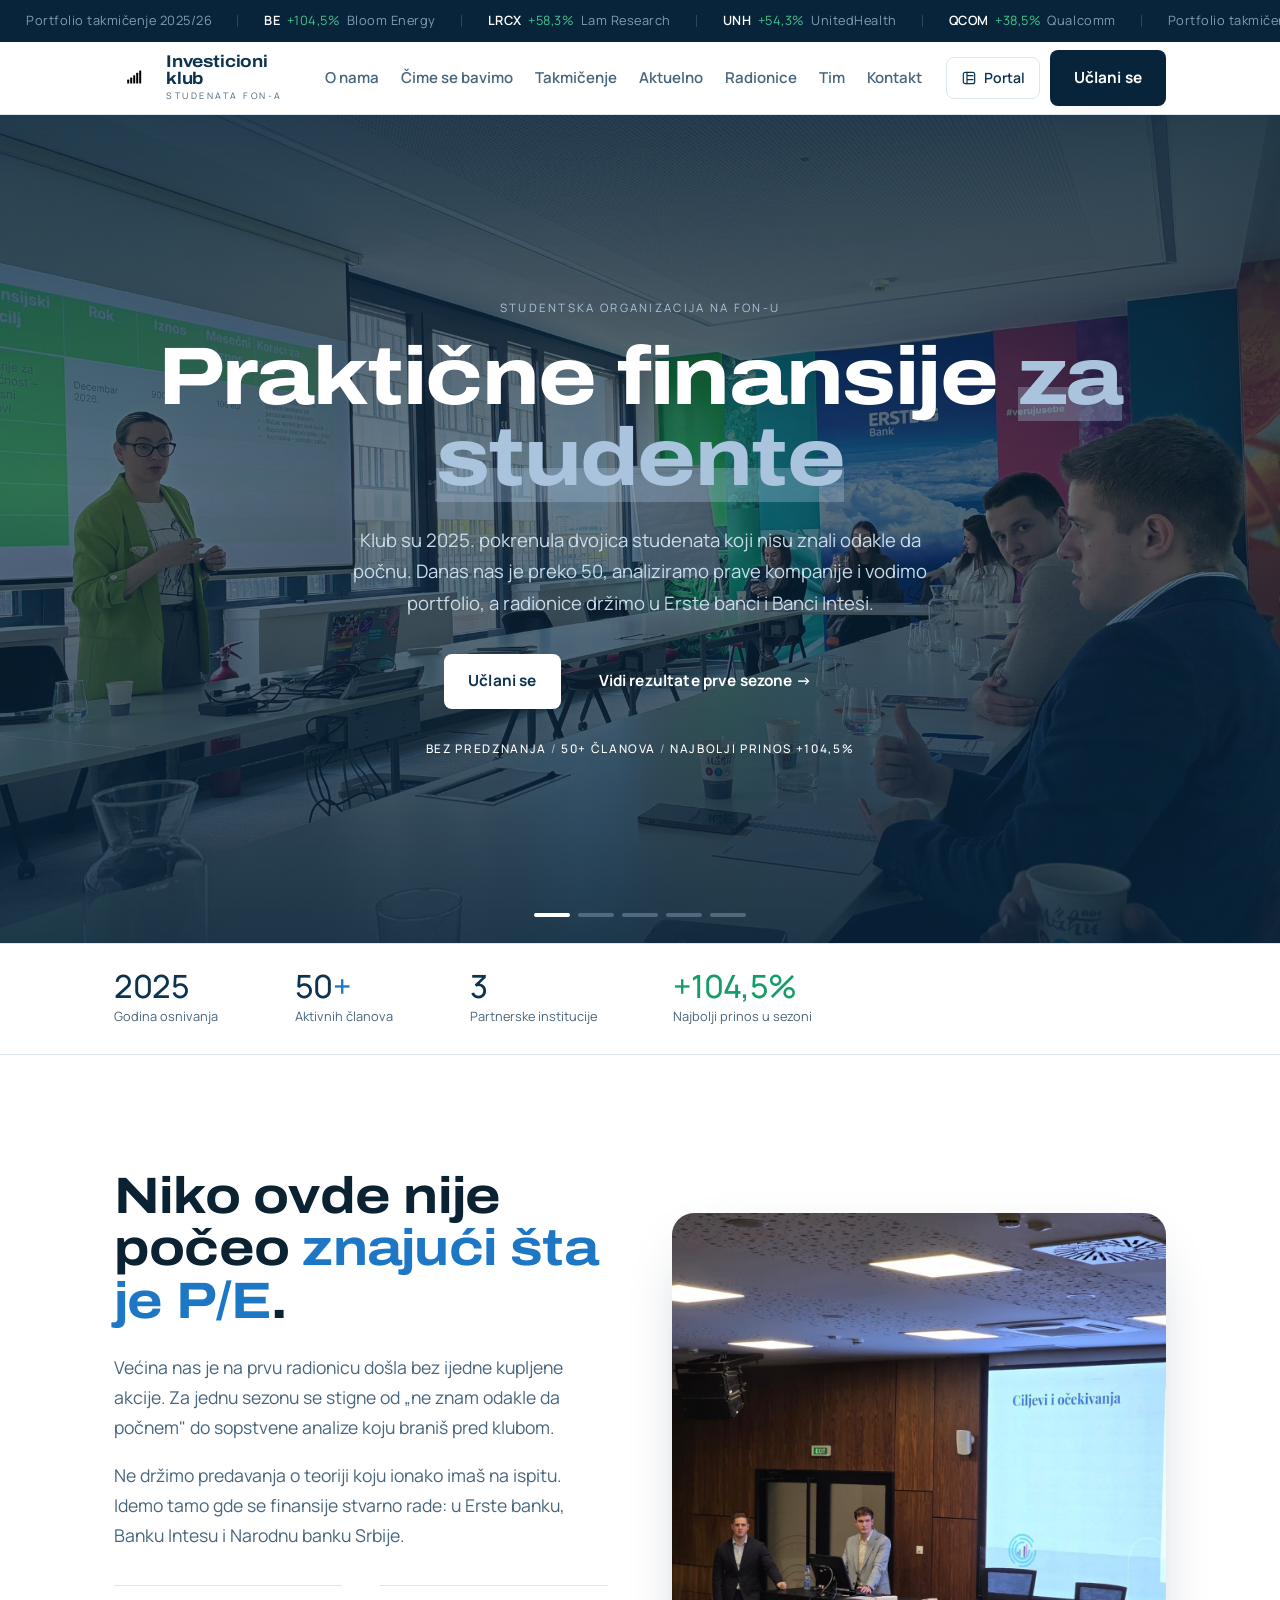
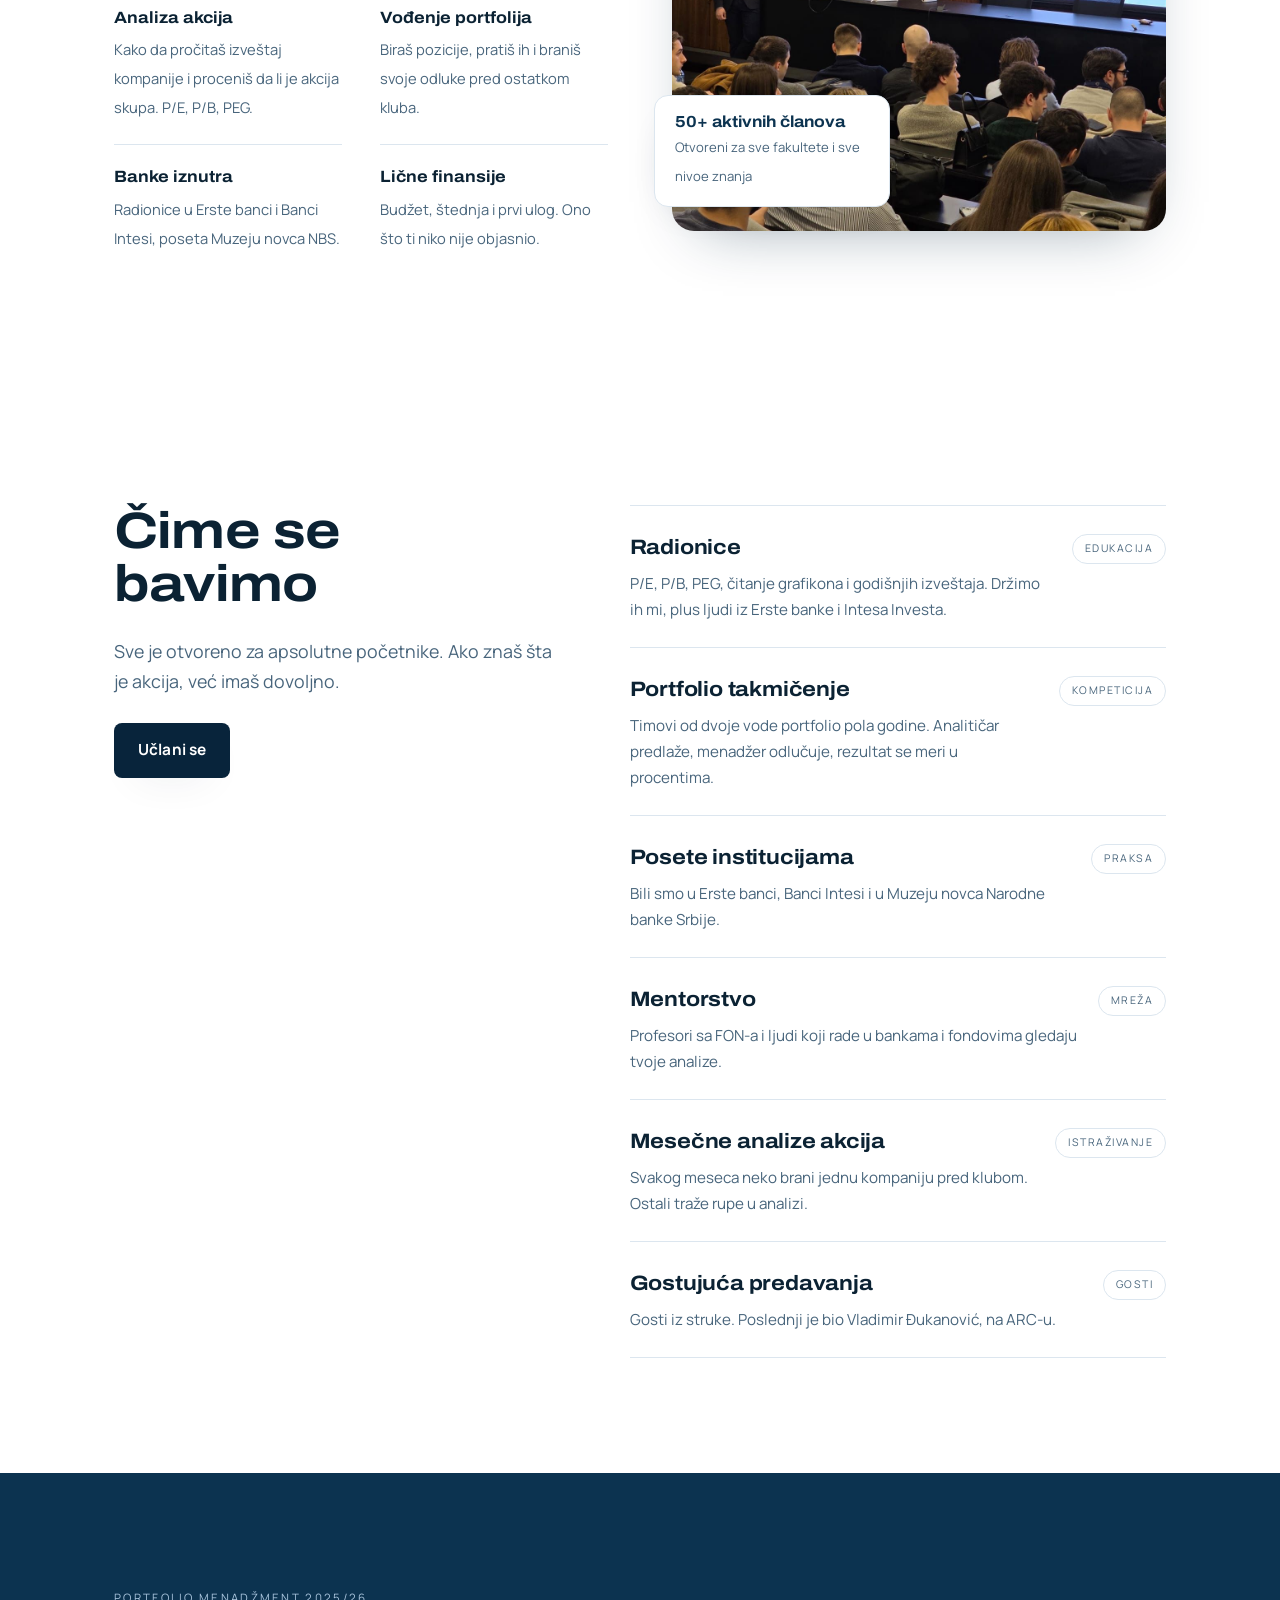
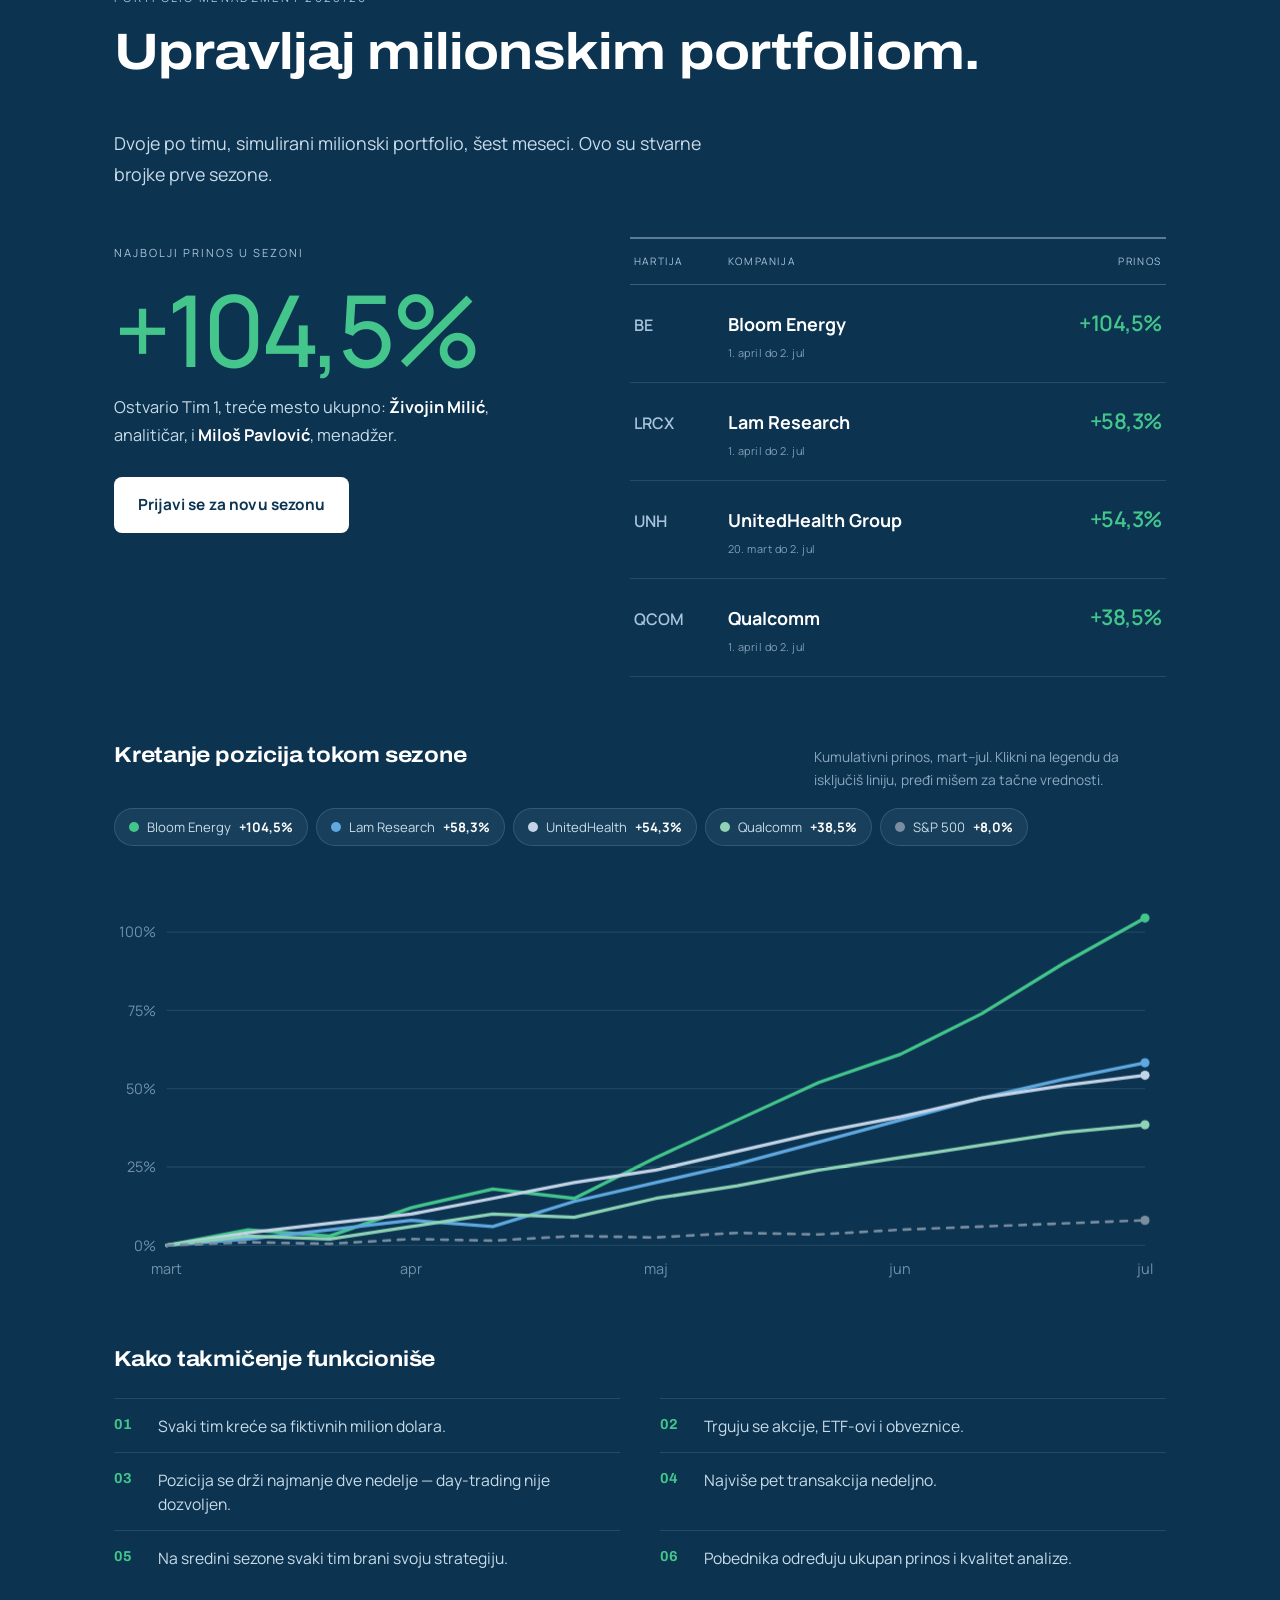
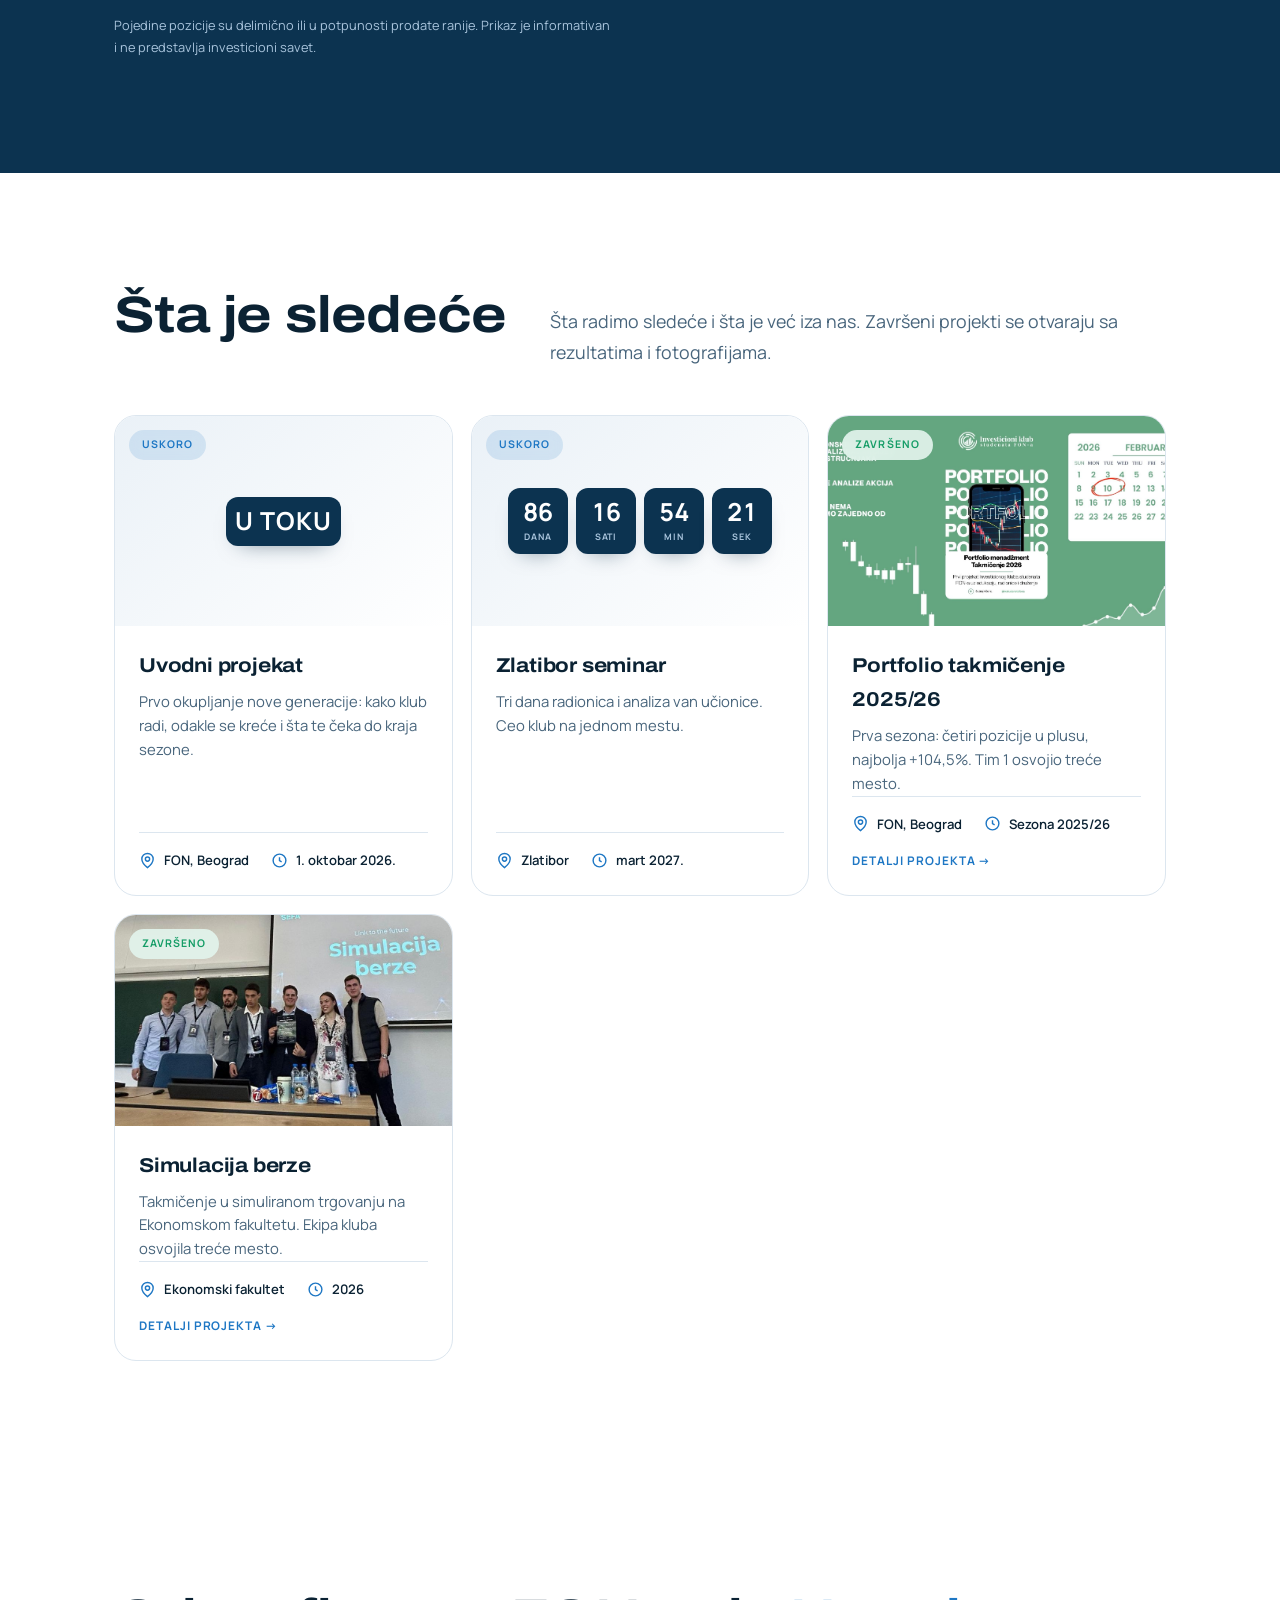
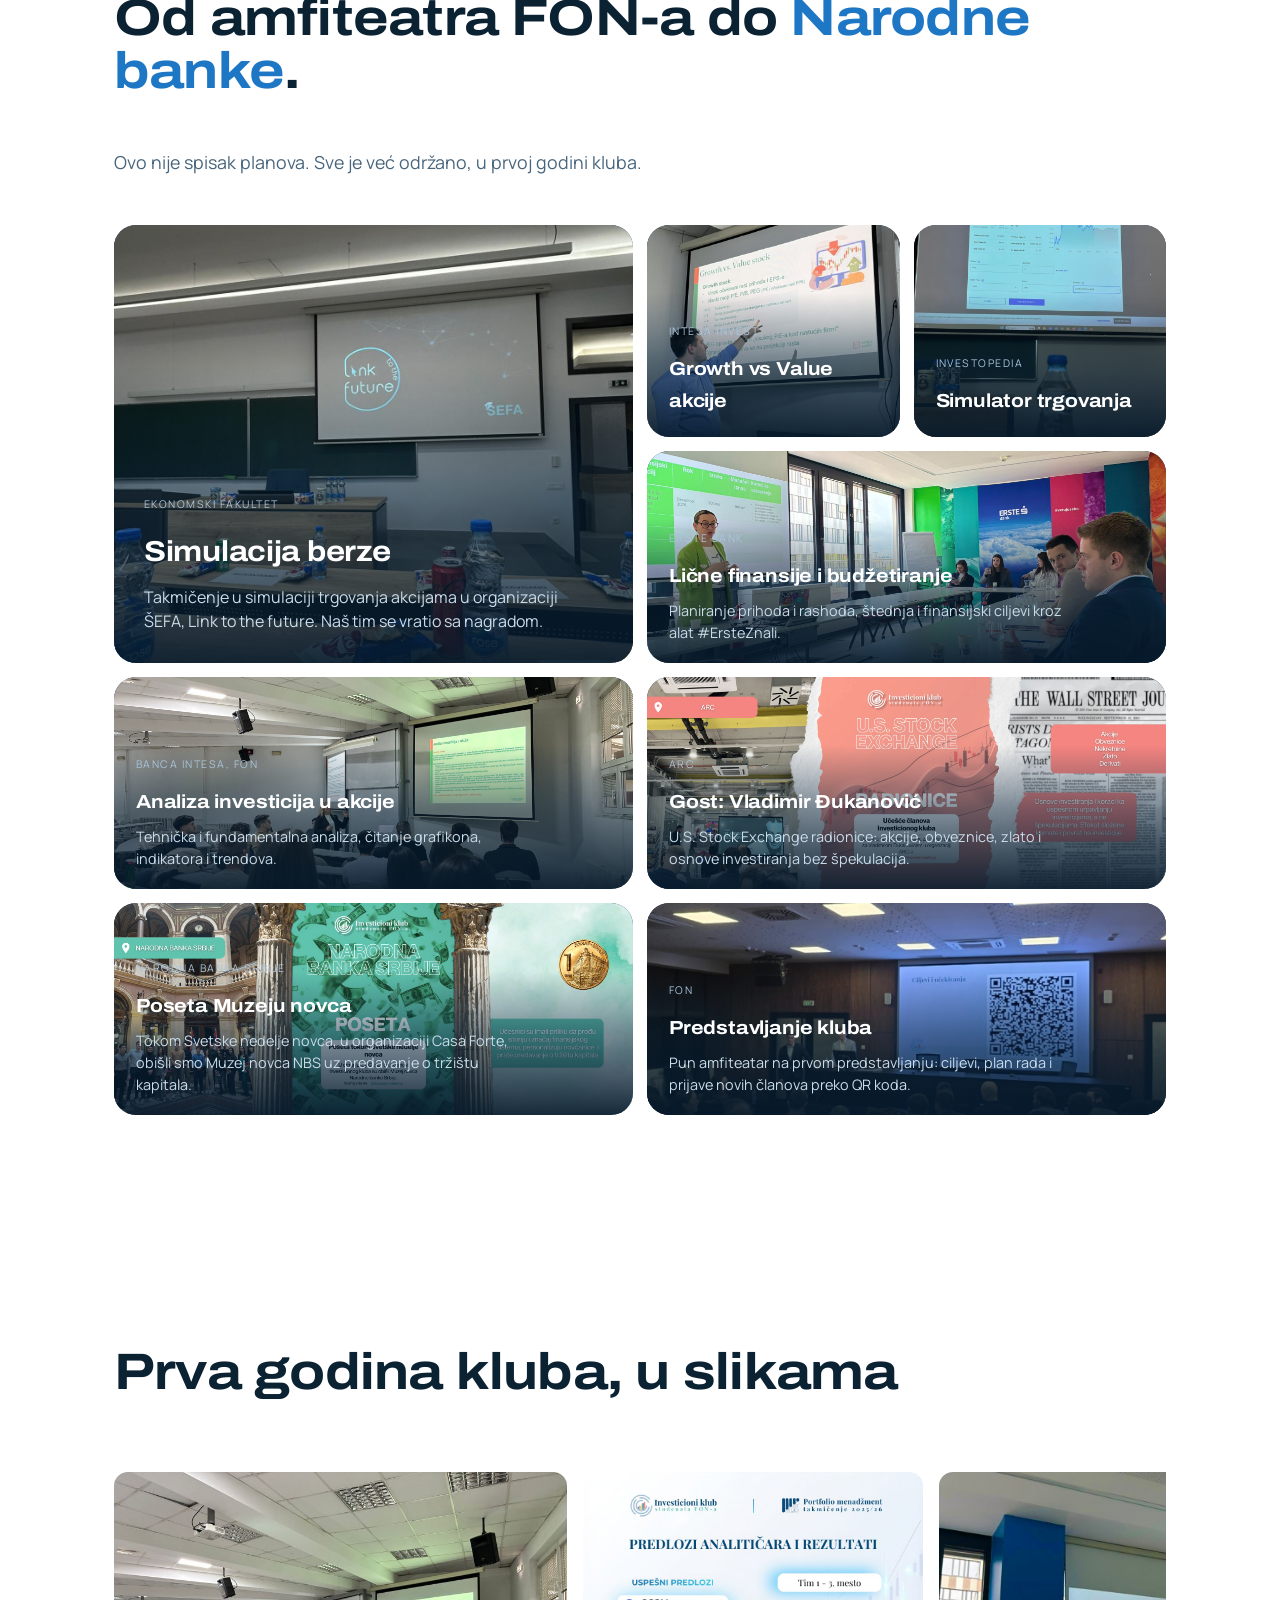
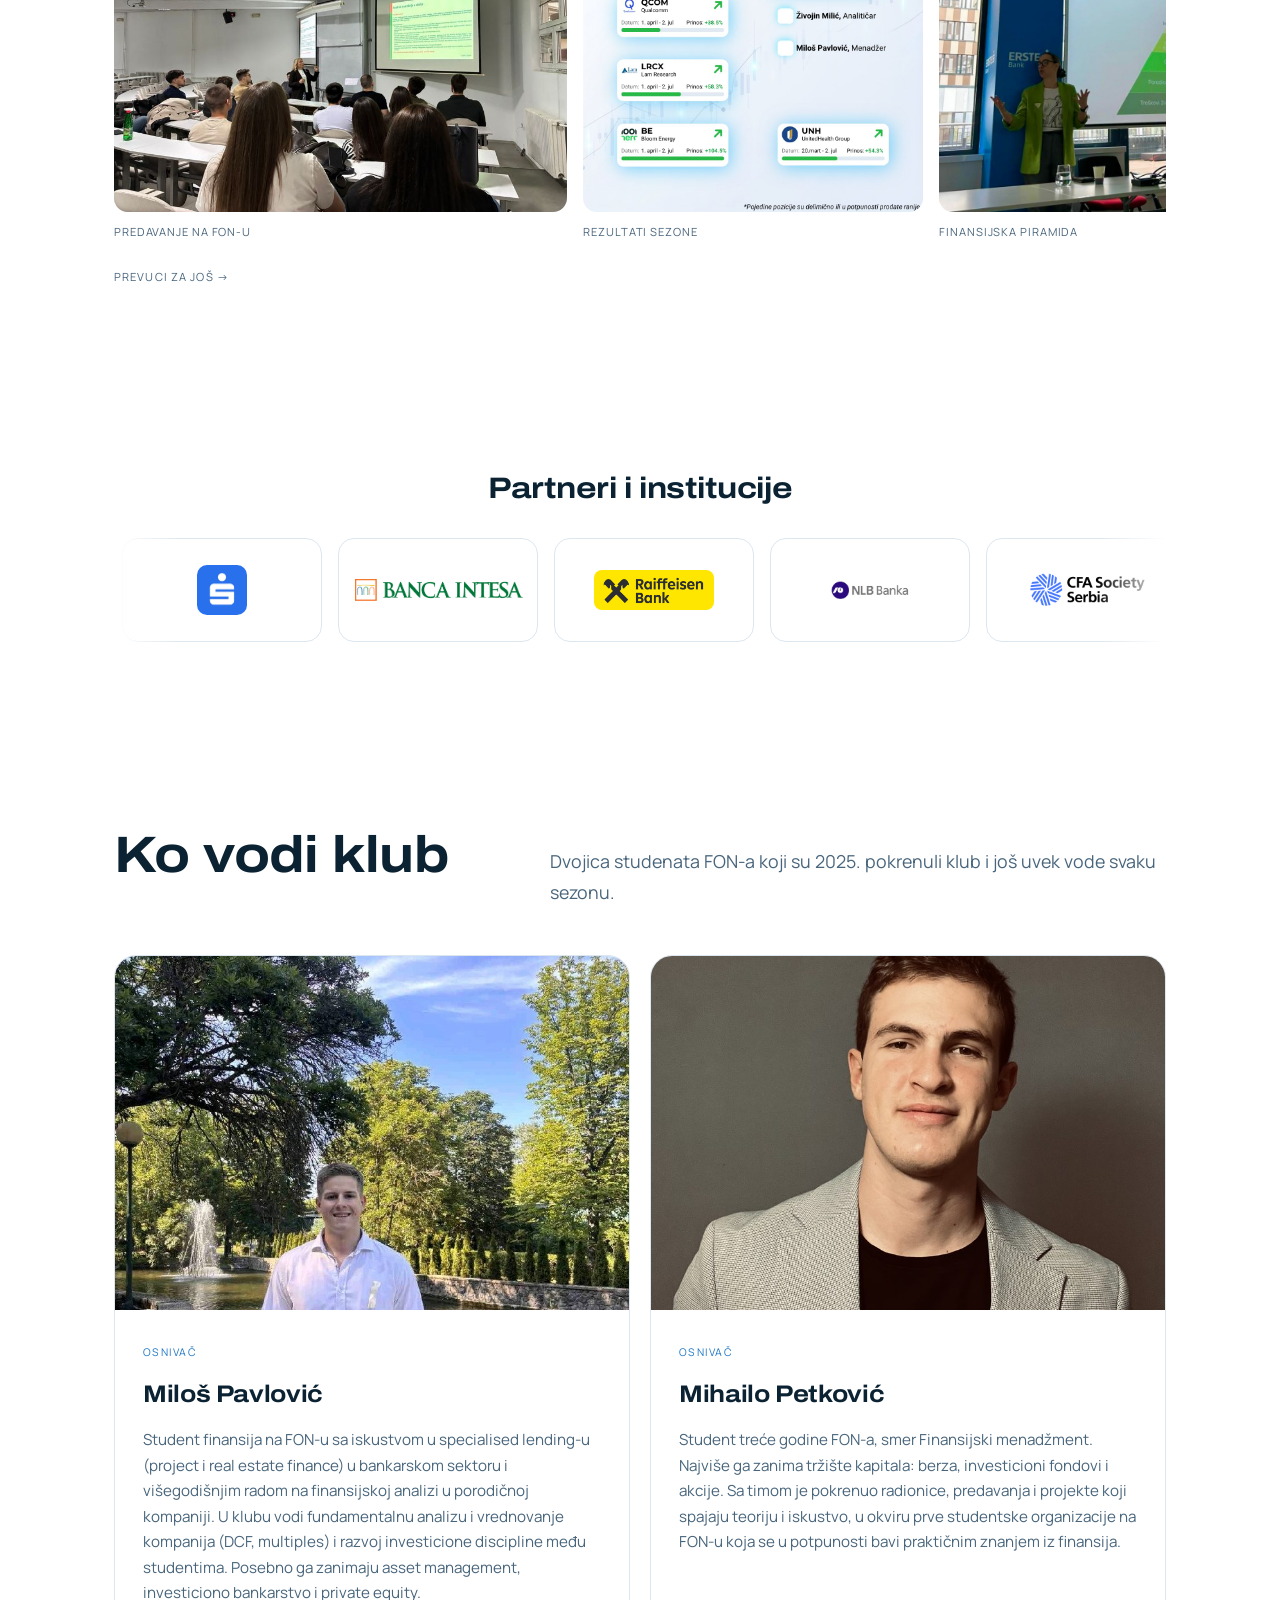
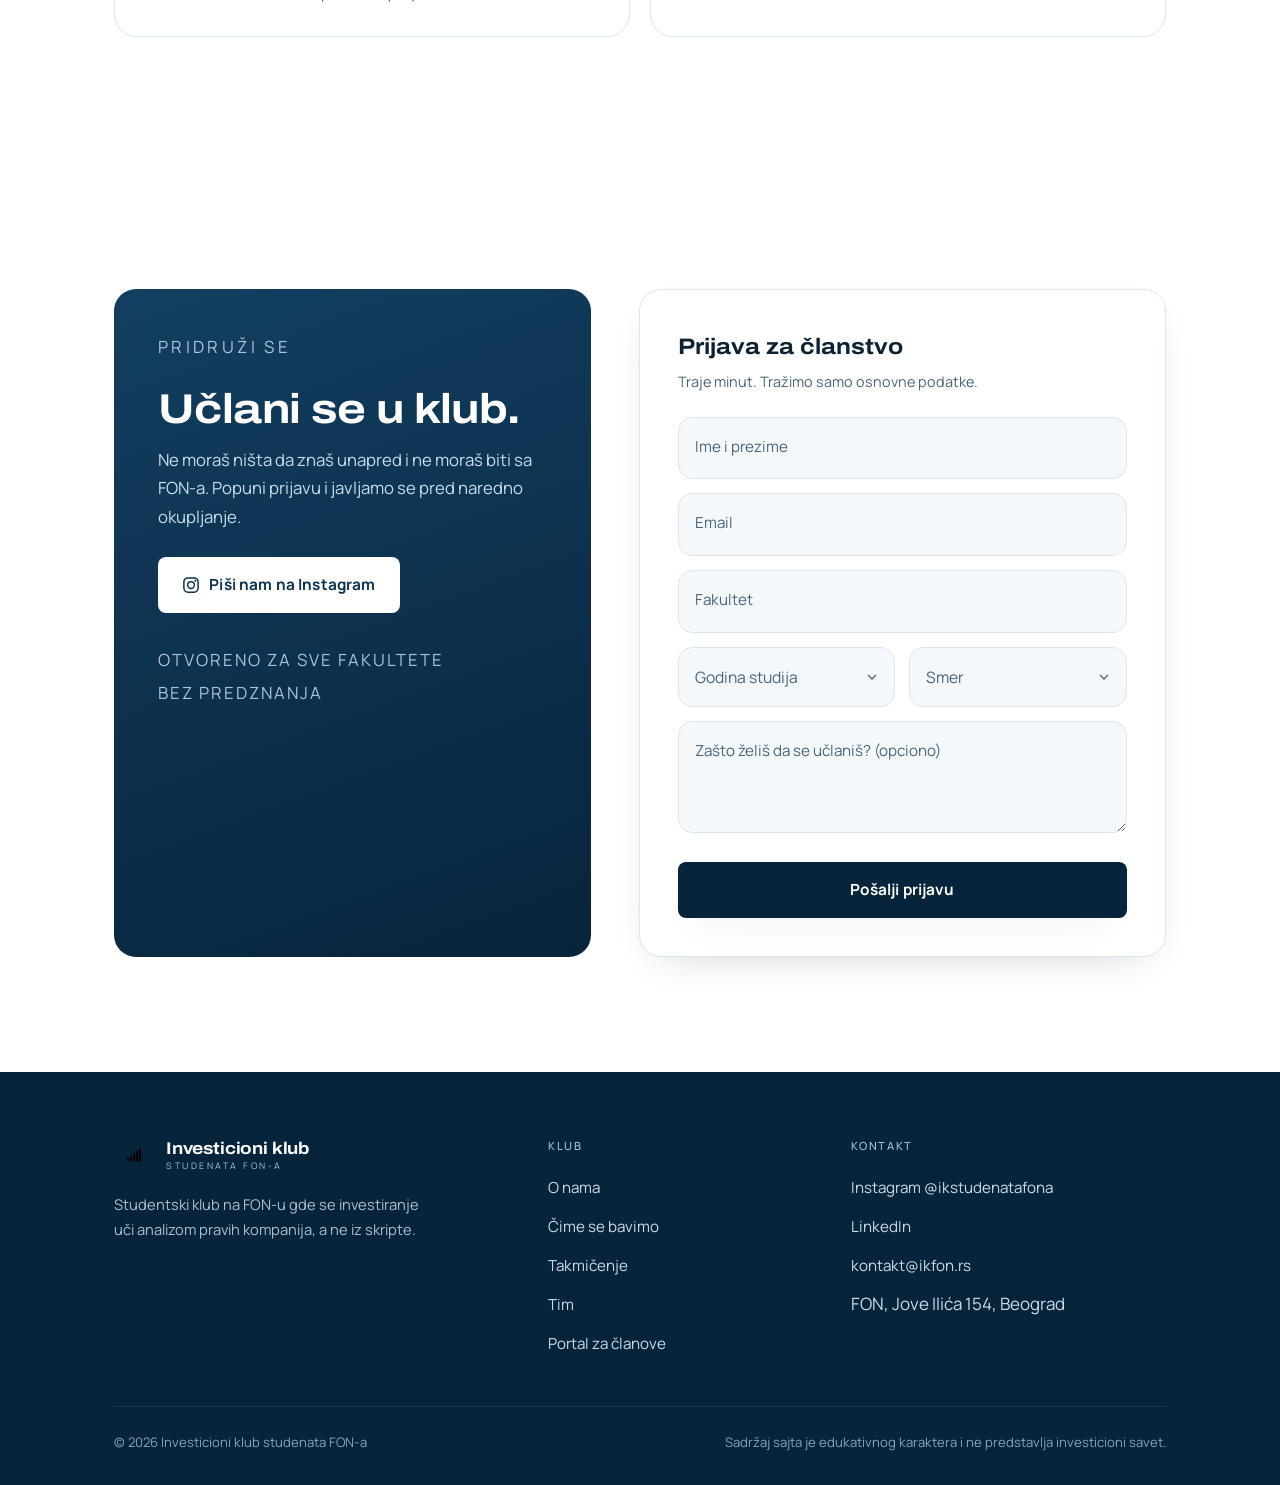
<file: index.html>
<!DOCTYPE html>
<html lang="sr">
<head>
<meta charset="utf-8">
<meta name="viewport" content="width=device-width, initial-scale=1">
<title>Investicioni klub studenata FON-a — praktične finansije za studente</title>
<meta name="description" content="Studentska organizacija na FON-u: praktična znanja iz finansija, berze i bankarstva kroz radionice, portfolio takmičenje, posete institucijama i mentorstvo stručnjaka.">
<meta name="robots" content="index, follow">
<meta name="theme-color" content="#0c3350">
<link rel="canonical" href="https://invklub.vercel.app/">
<meta property="og:type" content="website">
<meta property="og:site_name" content="Investicioni klub studenata FON-a">
<meta property="og:locale" content="sr_RS">
<meta property="og:url" content="https://invklub.vercel.app/">
<meta property="og:title" content="Investicioni klub studenata FON-a">
<meta property="og:description" content="Praktične finansije za studente: radionice, portfolio takmičenje, posete institucijama i mentorstvo.">
<meta property="og:image" content="https://invklub.vercel.app/investicioni_klub_studenata_fona_cover.jpg">
<meta name="twitter:card" content="summary_large_image">
<meta name="twitter:title" content="Investicioni klub studenata FON-a">
<meta name="twitter:description" content="Praktične finansije za studente: radionice, portfolio takmičenje, mentorstvo.">
<meta name="twitter:image" content="https://invklub.vercel.app/investicioni_klub_studenata_fona_cover.jpg">
<link rel="icon" href="investicioni_klub_studenata_fona_logo.jpg">
<script type="application/ld+json">
{
  "@context": "https://schema.org",
  "@type": "Organization",
  "name": "Investicioni klub studenata FON-a",
  "alternateName": "IK FON",
  "url": "https://invklub.vercel.app/",
  "logo": "https://invklub.vercel.app/investicioni_klub_studenata_fona_logo.jpg",
  "image": "https://invklub.vercel.app/investicioni_klub_studenata_fona_cover.jpg",
  "foundingDate": "2025",
  "description": "Studentska organizacija na Fakultetu organizacionih nauka koja studentima pruža praktična znanja iz finansija, berzanskog poslovanja i bankarstva i doprinosi širenju finansijske pismenosti.",
  "email": "kontakt@ikfon.rs",
  "sameAs": [
    "https://instagram.com/ikstudenatafona",
    "https://www.linkedin.com/company/investicioni-klub-studenata-fon-a/"
  ],
  "address": {
    "@type": "PostalAddress",
    "streetAddress": "Jove Ilića 154",
    "addressLocality": "Beograd",
    "addressCountry": "RS"
  },
  "parentOrganization": {
    "@type": "CollegeOrUniversity",
    "name": "Fakultet organizacionih nauka, Univerzitet u Beogradu"
  }
}
</script>
<link rel="preconnect" href="https://fonts.googleapis.com">
<link rel="preconnect" href="https://fonts.gstatic.com" crossorigin>
<link rel="preload" as="image" href="erste2.jpg" fetchpriority="high">
<link href="https://fonts.googleapis.com/css2?family=Archivo:ital,wdth,wght@0,62..125,400..800&family=Manrope:wght@400;500;600;700&display=swap" rel="stylesheet">
<link rel="stylesheet" href="styles.css">
</head>
<body>

<!-- Brand mark -->
<svg width="0" height="0" style="position:absolute" aria-hidden="true">
  <symbol id="ik-mark" viewBox="0 0 100 100">
    <g fill="none" stroke-linecap="round" stroke-width="7">
      <circle class="arc" cx="50" cy="50" r="44" stroke-dasharray="205 72" transform="rotate(-25 50 50)"/>
      <circle class="arc" cx="50" cy="50" r="33" stroke-dasharray="150 57" transform="rotate(130 50 50)"/>
      <circle class="arc" cx="50" cy="50" r="22" stroke-dasharray="92 46" transform="rotate(230 50 50)"/>
    </g>
    <g class="bar">
      <rect x="33"   y="54" width="5" height="10" rx="1.4"/>
      <rect x="40.5" y="49" width="5" height="15" rx="1.4"/>
      <rect x="48"   y="43" width="5" height="21" rx="1.4"/>
      <rect x="55.5" y="37" width="5" height="27" rx="1.4"/>
      <rect x="63"   y="31" width="5" height="33" rx="1.4"/>
    </g>
  </symbol>
</svg>

<!-- Ticker -->
<div class="ticker" aria-hidden="true">
  <div class="ticker__track">
    <div class="ticker__group">
      <span class="ticker__item"><span class="ticker__label">Portfolio takmičenje 2025/26</span></span>
      <span class="ticker__item"><span class="ticker__sym">BE</span><span class="ticker__pct">+104,5%</span><span class="ticker__label">Bloom Energy</span></span>
      <span class="ticker__item"><span class="ticker__sym">LRCX</span><span class="ticker__pct">+58,3%</span><span class="ticker__label">Lam Research</span></span>
      <span class="ticker__item"><span class="ticker__sym">UNH</span><span class="ticker__pct">+54,3%</span><span class="ticker__label">UnitedHealth</span></span>
      <span class="ticker__item"><span class="ticker__sym">QCOM</span><span class="ticker__pct">+38,5%</span><span class="ticker__label">Qualcomm</span></span>
    </div>
    <div class="ticker__group">
      <span class="ticker__item"><span class="ticker__label">Portfolio takmičenje 2025/26</span></span>
      <span class="ticker__item"><span class="ticker__sym">BE</span><span class="ticker__pct">+104,5%</span><span class="ticker__label">Bloom Energy</span></span>
      <span class="ticker__item"><span class="ticker__sym">LRCX</span><span class="ticker__pct">+58,3%</span><span class="ticker__label">Lam Research</span></span>
      <span class="ticker__item"><span class="ticker__sym">UNH</span><span class="ticker__pct">+54,3%</span><span class="ticker__label">UnitedHealth</span></span>
      <span class="ticker__item"><span class="ticker__sym">QCOM</span><span class="ticker__pct">+38,5%</span><span class="ticker__label">Qualcomm</span></span>
    </div>
  </div>
</div>

<!-- Header -->
<header class="site-header">
  <div class="wrap nav">
    <a class="brand" href="#pocetak" aria-label="Investicioni klub studenata FON-a, početna">
      <svg class="ik-mark" aria-hidden="true"><use href="#ik-mark"/></svg>
      <span class="brand__name">Investicioni klub<span class="brand__sub">studenata FON-a</span></span>
    </a>
    <nav aria-label="Glavna navigacija">
      <ul class="nav__links" id="navLinks">
        <li><a href="#o-nama">O nama</a></li>
        <li><a href="#projekti">Čime se bavimo</a></li>
        <li><a href="#takmicenje">Takmičenje</a></li>
        <li><a href="#aktuelno">Aktuelno</a></li>
        <li><a href="#radionice">Radionice</a></li>
        <li><a href="#tim">Tim</a></li>
        <li><a href="#kontakt">Kontakt</a></li>
        <li class="nav__links-portal"><a class="nav__portal-link" href="portal/login.html" target="_blank" rel="noopener">Portal za članove</a></li>
      </ul>
    </nav>
    <div class="nav__cta">
      <a class="nav__portal-link" href="portal/login.html" target="_blank" rel="noopener">
        <svg viewBox="0 0 24 24" fill="none" stroke="currentColor" stroke-width="1.8" stroke-linecap="round" stroke-linejoin="round" aria-hidden="true"><rect x="3.5" y="3.5" width="17" height="17" rx="3"/><path d="M9 3.5v17M9 8.5h9M9 14.5h9"/></svg>
        Portal
      </a>
      <a class="btn btn--primary" href="#uclani-se">Učlani se</a>
      <button class="nav__toggle" id="navToggle" aria-label="Otvori meni" aria-expanded="false" aria-controls="navLinks">
        <svg viewBox="0 0 24 24" fill="none" stroke="currentColor" stroke-width="2"><path d="M3 6h18M3 12h18M3 18h18"/></svg>
      </button>
    </div>
  </div>
</header>

<main id="pocetak">

<!-- Hero -->
<section class="hero">
  <div class="hero__bg" aria-hidden="true">
    <div class="slide is-active"><img src="erste2.jpg" alt="" fetchpriority="high" decoding="async"></div>
    <div class="slide"><img data-src="erste%203.jpg" alt="" decoding="async"></div>
    <div class="slide"><img data-src="erste7.jpg" alt="" decoding="async"></div>
    <div class="slide"><img data-src="nova%20slika%204.jpg" alt="" decoding="async"></div>
    <div class="slide"><img data-src="111.jpg" alt="" decoding="async"></div>
    <div class="hero__scrim"></div>
  </div>

  <div class="wrap hero__center">
    <p class="eyebrow">Studentska organizacija na FON-u</p>
    <h1>Praktične finansije <em>za studente</em></h1>
    <p class="hero__sub">Klub su 2025. pokrenula dvojica studenata koji nisu znali odakle da počnu. Danas nas je preko 50, analiziramo prave kompanije i vodimo portfolio, a radionice držimo u Erste banci i Banci Intesi.</p>
    <div class="hero__actions">
      <a class="btn btn--on-navy" href="#uclani-se">Učlani se</a>
      <a class="btn btn--ghost-navy" href="#takmicenje">Vidi rezultate prve sezone &rarr;</a>
    </div>
    <p class="hero__tags"><b>Bez predznanja</b> / <b>50+ članova</b> / <b>Najbolji prinos +104,5%</b></p>
  </div>

  <div class="hero__dots" aria-label="Izbor slajda pozadine">
    <button type="button" class="is-active" aria-label="Slajd 1"></button>
    <button type="button" aria-label="Slajd 2"></button>
    <button type="button" aria-label="Slajd 3"></button>
    <button type="button" aria-label="Slajd 4"></button>
    <button type="button" aria-label="Slajd 5"></button>
  </div>
</section>

<!-- Ledger -->
<div class="ledger-band">
  <div class="wrap ledger" aria-label="Klub u brojevima">
    <div class="ledger__item"><span class="ledger__num" data-count="2025" data-plain="1">2025</span><span class="ledger__label">Godina osnivanja</span></div>
    <div class="ledger__item"><span class="ledger__num"><span data-count="50">0</span><span class="u">+</span></span><span class="ledger__label">Aktivnih članova</span></div>
    <div class="ledger__item"><span class="ledger__num" data-count="3">0</span><span class="ledger__label">Partnerske institucije</span></div>
    <div class="ledger__item ledger__item--gain"><span class="ledger__num"><span class="u">+</span><span data-count="104" data-suffix=",5%">0</span></span><span class="ledger__label">Najbolji prinos u sezoni</span></div>
  </div>
</div>

<!-- O nama -->
<section class="section" id="o-nama">
  <div class="wrap about__grid">
    <div class="about__body reveal">
      <h2 class="h-lead">Niko ovde nije počeo <em>znajući šta je P/E</em>.</h2>
      <p>Većina nas je na prvu radionicu došla bez ijedne kupljene akcije. Za jednu sezonu se stigne od „ne znam odakle da počnem" do sopstvene analize koju braniš pred klubom.</p>
      <p>Ne držimo predavanja o teoriji koju ionako imaš na ispitu. Idemo tamo gde se finansije stvarno rade: u Erste banku, Banku Intesu i Narodnu banku Srbije.</p>
      <ul class="pillars">
        <li class="pillar"><strong>Analiza akcija</strong><span>Kako da pročitaš izveštaj kompanije i proceniš da li je akcija skupa. P/E, P/B, PEG.</span></li>
        <li class="pillar"><strong>Vođenje portfolija</strong><span>Biraš pozicije, pratiš ih i braniš svoje odluke pred ostatkom kluba.</span></li>
        <li class="pillar"><strong>Banke iznutra</strong><span>Radionice u Erste banci i Banci Intesi, poseta Muzeju novca NBS.</span></li>
        <li class="pillar"><strong>Lične finansije</strong><span>Budžet, štednja i prvi ulog. Ono što ti niko nije objasnio.</span></li>
      </ul>
    </div>
    <div class="about__media reveal">
      <img src="nova%20slika%206.jpg" alt="Osnivači predstavljaju ciljeve kluba na Fakultetu organizacionih nauka" loading="lazy">
      <div class="about__badge">
        <b>50+ aktivnih članova</b>
        <span>Otvoreni za sve fakultete i sve nivoe znanja</span>
      </div>
    </div>
  </div>
</section>

<!-- Projekti -->
<section class="section" id="projekti">
  <div class="wrap projects">
    <div class="projects__intro reveal">
      <h2 class="h-lead">Čime se bavimo</h2>
      <p class="lead-text">Sve je otvoreno za apsolutne početnike. Ako znaš šta je akcija, već imaš dovoljno.</p>
      <a class="btn btn--primary" href="#uclani-se">Učlani se</a>
    </div>
    <div class="projects__list reveal">
      <article class="prow">
        <div><h3>Radionice</h3><p>P/E, P/B, PEG, čitanje grafikona i godišnjih izveštaja. Držimo ih mi, plus ljudi iz Erste banke i Intesa Investa.</p></div>
        <span class="prow__tag">Edukacija</span>
      </article>
      <article class="prow">
        <div><h3>Portfolio takmičenje</h3><p>Timovi od dvoje vode portfolio pola godine. Analitičar predlaže, menadžer odlučuje, rezultat se meri u procentima.</p></div>
        <span class="prow__tag">Kompeticija</span>
      </article>
      <article class="prow">
        <div><h3>Posete institucijama</h3><p>Bili smo u Erste banci, Banci Intesi i u Muzeju novca Narodne banke Srbije.</p></div>
        <span class="prow__tag">Praksa</span>
      </article>
      <article class="prow">
        <div><h3>Mentorstvo</h3><p>Profesori sa FON-a i ljudi koji rade u bankama i fondovima gledaju tvoje analize.</p></div>
        <span class="prow__tag">Mreža</span>
      </article>
      <article class="prow">
        <div><h3>Mesečne analize akcija</h3><p>Svakog meseca neko brani jednu kompaniju pred klubom. Ostali traže rupe u analizi.</p></div>
        <span class="prow__tag">Istraživanje</span>
      </article>
      <article class="prow">
        <div><h3>Gostujuća predavanja</h3><p>Gosti iz struke. Poslednji je bio Vladimir Đukanović, na ARC-u.</p></div>
        <span class="prow__tag">Gosti</span>
      </article>
    </div>
  </div>
</section>

<!-- Takmičenje -->
<section class="section section--navy" id="takmicenje">
  <div class="wrap">
    <div class="sec-head reveal">
      <div>
        <p class="eyebrow">Portfolio menadžment 2025/26</p>
        <h2 class="h-lead">Upravljaj milionskim portfoliom.</h2>
      </div>
      <p class="lead-text">Dvoje po timu, simulirani milionski portfolio, šest meseci. Ovo su stvarne brojke prve sezone.</p>
    </div>

    <div class="tak">
      <div class="tak__hero reveal">
        <span class="tak__k">Najbolji prinos u sezoni</span>
        <div class="tak__big">+104,5%</div>
        <p class="tak__team">Ostvario Tim 1, treće mesto ukupno: <b>Živojin Milić</b>, analitičar, i <b>Miloš Pavlović</b>, menadžer.</p>
        <a class="btn btn--on-navy" href="#uclani-se">Prijavi se za novu sezonu</a>
      </div>

      <div class="tak__table reveal" role="table" aria-label="Rezultati pozicija u takmičenju">
        <div class="trow trow--head" role="row">
          <span>Hartija</span><span>Kompanija</span><span class="ra">Prinos</span>
        </div>
        <div class="trow" role="row">
          <span class="trow__sym">BE</span>
          <span class="trow__name">Bloom Energy<small>1. april do 2. jul</small></span>
          <span class="trow__pct">+104,5%</span>
        </div>
        <div class="trow" role="row">
          <span class="trow__sym">LRCX</span>
          <span class="trow__name">Lam Research<small>1. april do 2. jul</small></span>
          <span class="trow__pct">+58,3%</span>
        </div>
        <div class="trow" role="row">
          <span class="trow__sym">UNH</span>
          <span class="trow__name">UnitedHealth Group<small>20. mart do 2. jul</small></span>
          <span class="trow__pct">+54,3%</span>
        </div>
        <div class="trow" role="row">
          <span class="trow__sym">QCOM</span>
          <span class="trow__name">Qualcomm<small>1. april do 2. jul</small></span>
          <span class="trow__pct">+38,5%</span>
        </div>
      </div>
    </div>

    <div class="takchart reveal">
      <div class="takchart__head">
        <h3>Kretanje pozicija tokom sezone</h3>
        <span class="takchart__sub">Kumulativni prinos, mart–jul. Klikni na legendu da isključiš liniju, pređi mišem za tačne vrednosti.</span>
      </div>
      <div class="takchart__legend" id="chartLegend"></div>
      <div class="takchart__plot">
        <svg id="takSvg" viewBox="0 0 800 320" role="img" aria-label="Grafikon kumulativnog prinosa pozicija tokom sezone u odnosu na S&P 500"></svg>
        <div class="takchart__tip" id="chartTip" hidden></div>
      </div>
    </div>

    <div class="takrules reveal">
      <h3>Kako takmičenje funkcioniše</h3>
      <ol class="takrules__list">
        <li>Svaki tim kreće sa fiktivnih milion dolara.</li>
        <li>Trguju se akcije, ETF-ovi i obveznice.</li>
        <li>Pozicija se drži najmanje dve nedelje — day-trading nije dozvoljen.</li>
        <li>Najviše pet transakcija nedeljno.</li>
        <li>Na sredini sezone svaki tim brani svoju strategiju.</li>
        <li>Pobednika određuju ukupan prinos i kvalitet analize.</li>
      </ol>
    </div>

    <p class="tak__disc reveal">Pojedine pozicije su delimično ili u potpunosti prodate ranije. Prikaz je informativan i ne predstavlja investicioni savet.</p>
  </div>
</section>

<!-- Aktuelno: projekti sa statusom -->
<section class="section" id="aktuelno">
  <div class="wrap">
    <div class="sec-head reveal">
      <div>
        <h2 class="h-lead">Šta je sledeće</h2>
      </div>
      <p class="lead-text">Šta radimo sledeće i šta je već iza nas. Završeni projekti se otvaraju sa rezultatima i fotografijama.</p>
    </div>

    <div class="proj-grid">
      <div class="proj proj--upcoming reveal">
        <div class="proj__img proj__img--soon">
          <span class="proj__pill proj__pill--soon">Uskoro</span>
          <div class="cd" data-deadline="2026-10-01T18:00:00" aria-label="Odbrojavanje do početka"></div>
        </div>
        <div class="proj__body">
          <h3>Uvodni projekat</h3>
          <p>Prvo okupljanje nove generacije: kako klub radi, odakle se kreće i šta te čeka do kraja sezone.</p>
          <div class="proj__meta">
            <span class="proj__meta-item"><svg viewBox="0 0 24 24" fill="none" stroke="currentColor" stroke-width="2"><path d="M20 10c0 6-8 12-8 12s-8-6-8-12a8 8 0 0 1 16 0Z"/><circle cx="12" cy="10" r="3"/></svg>FON, Beograd</span>
            <span class="proj__meta-item"><svg viewBox="0 0 24 24" fill="none" stroke="currentColor" stroke-width="2"><circle cx="12" cy="12" r="9"/><path d="M12 7.5V12l3 1.8"/></svg>1. oktobar 2026.</span>
          </div>
        </div>
      </div>
      <div class="proj proj--upcoming reveal">
        <div class="proj__img proj__img--soon">
          <span class="proj__pill proj__pill--soon">Uskoro</span>
          <div class="cd" data-deadline="2027-03-01T10:00:00" aria-label="Odbrojavanje do početka"></div>
        </div>
        <div class="proj__body">
          <h3>Zlatibor seminar</h3>
          <p>Tri dana radionica i analiza van učionice. Ceo klub na jednom mestu.</p>
          <div class="proj__meta">
            <span class="proj__meta-item"><svg viewBox="0 0 24 24" fill="none" stroke="currentColor" stroke-width="2"><path d="M20 10c0 6-8 12-8 12s-8-6-8-12a8 8 0 0 1 16 0Z"/><circle cx="12" cy="10" r="3"/></svg>Zlatibor</span>
            <span class="proj__meta-item"><svg viewBox="0 0 24 24" fill="none" stroke="currentColor" stroke-width="2"><circle cx="12" cy="12" r="9"/><path d="M12 7.5V12l3 1.8"/></svg>mart 2027.</span>
          </div>
        </div>
      </div>
      <a class="proj reveal" href="projekat-portfolio-takmicenje.html">
        <div class="proj__img">
          <span class="proj__pill proj__pill--done">Završeno</span>
          <img src="1773767820444.jpg" alt="Vizual Portfolio menadžment takmičenja" loading="lazy">
        </div>
        <div class="proj__body">
          <h3>Portfolio takmičenje 2025/26</h3>
          <p>Prva sezona: četiri pozicije u plusu, najbolja +104,5%. Tim 1 osvojio treće mesto.</p>
          <div class="proj__meta">
            <span class="proj__meta-item"><svg viewBox="0 0 24 24" fill="none" stroke="currentColor" stroke-width="2"><path d="M20 10c0 6-8 12-8 12s-8-6-8-12a8 8 0 0 1 16 0Z"/><circle cx="12" cy="10" r="3"/></svg>FON, Beograd</span>
            <span class="proj__meta-item"><svg viewBox="0 0 24 24" fill="none" stroke="currentColor" stroke-width="2"><circle cx="12" cy="12" r="9"/><path d="M12 7.5V12l3 1.8"/></svg>Sezona 2025/26</span>
          </div>
          <span class="proj__link">Detalji projekta &rarr;</span>
        </div>
      </a>
      <a class="proj reveal" href="projekat-simulacija-berze.html">
        <div class="proj__img">
          <span class="proj__pill proj__pill--done">Završeno</span>
          <img src="ekof%20radionica.jpeg" alt="Ekipa kluba sa nagradom na simulaciji berze" loading="lazy">
        </div>
        <div class="proj__body">
          <h3>Simulacija berze</h3>
          <p>Takmičenje u simuliranom trgovanju na Ekonomskom fakultetu. Ekipa kluba osvojila treće mesto.</p>
          <div class="proj__meta">
            <span class="proj__meta-item"><svg viewBox="0 0 24 24" fill="none" stroke="currentColor" stroke-width="2"><path d="M20 10c0 6-8 12-8 12s-8-6-8-12a8 8 0 0 1 16 0Z"/><circle cx="12" cy="10" r="3"/></svg>Ekonomski fakultet</span>
            <span class="proj__meta-item"><svg viewBox="0 0 24 24" fill="none" stroke="currentColor" stroke-width="2"><circle cx="12" cy="12" r="9"/><path d="M12 7.5V12l3 1.8"/></svg>2026</span>
          </div>
          <span class="proj__link">Detalji projekta &rarr;</span>
        </div>
      </a>
    </div>
  </div>
</section>

<!-- Radionice i događaji -->
<section class="section" id="radionice">
  <div class="wrap">
    <div class="sec-head reveal">
      <div>
        <h2 class="h-lead">Od amfiteatra FON-a do <em>Narodne banke</em>.</h2>
      </div>
      <p class="lead-text">Ovo nije spisak planova. Sve je već održano, u prvoj godini kluba.</p>
    </div>
    <div class="events">
      <article class="wshop wshop--feature reveal">
        <img src="ekof%20radionica%203.jpeg" alt="Simulacija berze, ŠEFA Link to the future" loading="lazy">
        <div class="wshop__body"><span class="wshop__place">Ekonomski fakultet</span><h3>Simulacija berze</h3><p>Takmičenje u simulaciji trgovanja akcijama u organizaciji ŠEFA, Link to the future. Naš tim se vratio sa nagradom.</p></div>
      </article>
      <article class="wshop wshop--sm reveal">
        <img src="intesainvest.jpg" alt="Predavanje Growth vs Value akcija, Intesa Invest" loading="lazy">
        <div class="wshop__body"><span class="wshop__place">Intesa Invest</span><h3>Growth vs Value akcije</h3><p>Vrednovanje akcija kroz P/E, P/B i PEG racio.</p></div>
      </article>
      <article class="wshop wshop--sm reveal">
        <img src="ekof%20radionica%202.jpeg" alt="Simulator trgovanja akcijama na radionici" loading="lazy">
        <div class="wshop__body"><span class="wshop__place">Investopedia</span><h3>Simulator trgovanja</h3><p>Kupovina i prodaja akcija u realnom simulatoru.</p></div>
      </article>
      <article class="wshop wshop--wide reveal">
        <img src="erste2.jpg" alt="Radionica ličnih finansija u Erste Bank" loading="lazy">
        <div class="wshop__body"><span class="wshop__place">Erste Bank</span><h3>Lične finansije i budžetiranje</h3><p>Planiranje prihoda i rashoda, štednja i finansijski ciljevi kroz alat #ErsteZnali.</p></div>
      </article>
      <article class="wshop wshop--wide reveal">
        <img src="1778791575284.jpg" alt="Predavanje o analizi investicija u akcije na FON-u" loading="lazy">
        <div class="wshop__body"><span class="wshop__place">Banca Intesa, FON</span><h3>Analiza investicija u akcije</h3><p>Tehnička i fundamentalna analiza, čitanje grafikona, indikatora i trendova.</p></div>
      </article>
      <article class="wshop wshop--wide wshop--arc reveal">
        <img src="vladimirdjukanovic2.jpg" alt="Radionica o američkoj berzi sa Vladimirom Đukanovićem na ARC-u" loading="lazy">
        <div class="wshop__body"><span class="wshop__place">ARC</span><h3>Gost: Vladimir Đukanović</h3><p>U.S. Stock Exchange radionice: akcije, obveznice, zlato i osnove investiranja bez špekulacija.</p></div>
      </article>
      <article class="wshop wshop--wide wshop--nbs reveal">
        <img src="posetanarodnojnbanci.jpg" alt="Članovi kluba u Muzeju novca Narodne banke Srbije" loading="lazy">
        <div class="wshop__body"><span class="wshop__place">Narodna banka Srbije</span><h3>Poseta Muzeju novca</h3><p>Tokom Svetske nedelje novca, u organizaciji Casa Forte, obišli smo Muzej novca NBS uz predavanje o tržištu kapitala.</p></div>
      </article>
      <article class="wshop wshop--wide reveal">
        <img src="hero1.jpg" alt="Pun amfiteatar na predstavljanju kluba na FON-u" loading="lazy">
        <div class="wshop__body"><span class="wshop__place">FON</span><h3>Predstavljanje kluba</h3><p>Pun amfiteatar na prvom predstavljanju: ciljevi, plan rada i prijave novih članova preko QR koda.</p></div>
      </article>
    </div>
  </div>
</section>

<!-- Galerija: filmstrip -->
<section class="section strip-section">
  <div class="wrap">
    <div class="sec-head reveal">
      <div>
        <h2 class="h-lead">Prva godina kluba, u slikama</h2>
      </div>
    </div>
    <div class="strip reveal" tabindex="0" aria-label="Galerija fotografija, pomeri horizontalno">
      <figure><img src="novaslika.jpg" alt="Predavanje na Fakultetu organizacionih nauka" loading="lazy"><figcaption>Predavanje na FON-u</figcaption></figure>
      <figure><img src="1783667574035.jpg" alt="Grafika sa rezultatima analitičara u portfolio takmičenju" loading="lazy"><figcaption>Rezultati sezone</figcaption></figure>
      <figure><img src="1775080761272.jpg" alt="Predavanje o finansijskoj piramidi" loading="lazy"><figcaption>Finansijska piramida</figcaption></figure>
      <figure><img src="radionica%202.jpg" alt="Gostujuće predavanje o analizi akcija" loading="lazy"><figcaption>Analiza akcija</figcaption></figure>
      <figure><img src="nova%20slika%204.jpg" alt="Pun amfiteatar na predstavljanju kluba" loading="lazy"><figcaption>Predstavljanje kluba</figcaption></figure>
      <figure><img src="1775080761628.jpg" alt="Alat za planiranje mesečnog budžeta" loading="lazy"><figcaption>Budžetiranje</figcaption></figure>
      <figure><img src="nova%20slika%205.jpg" alt="Publika na predavanju kluba" loading="lazy"><figcaption>Puna sala</figcaption></figure>
      <figure><img src="vladimirdjukanovic.jpg" alt="Gostujuće predavanje Vladimira Đukanovića na ARC-u" loading="lazy"><figcaption>Gost na ARC-u</figcaption></figure>
      <figure><img src="1775080761132.jpg" alt="Radionica u Erste Bank" loading="lazy"><figcaption>Poseta banci</figcaption></figure>
      <figure><img src="erste%203.jpg" alt="Članovi kluba na radionici u Erste Bank" loading="lazy"><figcaption>Radionica u Erste</figcaption></figure>
    </div>
    <p class="strip-hint reveal">Prevuci za još &rarr;</p>
  </div>
</section>

<!-- Partneri -->
<section class="section section--tight">
  <div class="wrap">
    <div class="sec-head reveal" style="justify-content:center;text-align:center;margin-bottom:34px">
      <div>
        <h2 class="h-lead" style="font-size:clamp(1.35rem,2.6vw,1.85rem);margin:0">Partneri i institucije</h2>
      </div>
    </div>
    <div class="pmarquee reveal">
      <div class="pmarquee__track">
        <div class="pmarquee__set">
          <div class="plogo"><img src="erste.jpg" alt="Erste Bank"></div>
          <div class="plogo"><img src="Banca_Intesa_Beograd_logo.png" alt="Banca Intesa"></div>
          <div class="plogo"><img src="Raiffeisen.png" alt="Raiffeisen Bank"></div>
          <div class="plogo"><img src="nlb-banka-logo.jpg" alt="NLB Banka"></div>
          <div class="plogo"><img src="cfa.png" alt="CFA Society Serbia"></div>
          <div class="plogo"><img src="bgdstockex.jpg" alt="Beogradska berza"></div>
          <div class="plogo"><img src="images.png" alt="Fakultet organizacionih nauka"></div>
        </div>
        <div class="pmarquee__set" aria-hidden="true">
          <div class="plogo"><img src="erste.jpg" alt="" loading="lazy"></div>
          <div class="plogo"><img src="Banca_Intesa_Beograd_logo.png" alt="" loading="lazy"></div>
          <div class="plogo"><img src="Raiffeisen.png" alt="" loading="lazy"></div>
          <div class="plogo"><img src="nlb-banka-logo.jpg" alt="" loading="lazy"></div>
          <div class="plogo"><img src="cfa.png" alt="" loading="lazy"></div>
          <div class="plogo"><img src="bgdstockex.jpg" alt="" loading="lazy"></div>
          <div class="plogo"><img src="images.png" alt="" loading="lazy"></div>
        </div>
      </div>
    </div>
  </div>
</section>

<!-- Tim -->
<section class="section" id="tim">
  <div class="wrap">
    <div class="sec-head reveal">
      <div>
        <h2 class="h-lead">Ko vodi klub</h2>
      </div>
      <p class="lead-text">Dvojica studenata FON-a koji su 2025. pokrenuli klub i još uvek vode svaku sezonu.</p>
    </div>
    <div class="founders">
      <article class="founder founder--milos reveal">
        <div class="founder__img"><img src="milos.jpg" alt="Miloš Pavlović, osnivač Investicionog kluba studenata FON-a" loading="lazy"></div>
        <div class="founder__body">
          <span class="founder__role">Osnivač</span>
          <h3>Miloš Pavlović</h3>
          <p>Student finansija na FON-u sa iskustvom u specialised lending-u (project i real estate finance) u bankarskom sektoru i višegodišnjim radom na finansijskoj analizi u porodičnoj kompaniji. U klubu vodi fundamentalnu analizu i vrednovanje kompanija (DCF, multiples) i razvoj investicione discipline među studentima. Posebno ga zanimaju asset management, investiciono bankarstvo i private equity.</p>
        </div>
      </article>
      <article class="founder founder--mihailo reveal">
        <div class="founder__img"><img src="mihailo.jpg" alt="Mihailo Petković, osnivač Investicionog kluba studenata FON-a" loading="lazy"></div>
        <div class="founder__body">
          <span class="founder__role">Osnivač</span>
          <h3>Mihailo Petković</h3>
          <p>Student treće godine FON-a, smer Finansijski menadžment. Najviše ga zanima tržište kapitala: berza, investicioni fondovi i akcije. Sa timom je pokrenuo radionice, predavanja i projekte koji spajaju teoriju i iskustvo, u okviru prve studentske organizacije na FON-u koja se u potpunosti bavi praktičnim znanjem iz finansija.</p>
        </div>
      </article>
    </div>
  </div>
</section>

<!-- Učlani se -->
<section class="section" id="uclani-se">
  <div class="wrap join-grid">
    <div class="join-panel reveal">
      <p class="eyebrow">Pridruži se</p>
      <h2>Učlani se u klub.</h2>
      <p>Ne moraš ništa da znaš unapred i ne moraš biti sa FON-a. Popuni prijavu i javljamo se pred naredno okupljanje.</p>
      <a class="btn btn--on-navy" href="https://instagram.com/ikstudenatafona" target="_blank" rel="noopener">
        <svg viewBox="0 0 24 24" fill="none" stroke="currentColor" stroke-width="2"><rect x="2.5" y="2.5" width="19" height="19" rx="5.5"/><circle cx="12" cy="12" r="4.5"/><circle cx="17.8" cy="6.2" r="1.3" fill="currentColor" stroke="none"/></svg>
        Piši nam na Instagram
      </a>
      <p class="join-panel__note">Otvoreno za sve fakultete<br>Bez predznanja</p>
    </div>

    <form class="cform reveal" id="joinForm" novalidate>
      <h3>Prijava za članstvo</h3>
      <p class="cform__note">Traje minut. Tražimo samo osnovne podatke.</p>
      <div class="ffield">
        <input id="ime" name="ime" type="text" autocomplete="name" placeholder=" " required>
        <label for="ime">Ime i prezime</label>
      </div>
      <div class="ffield">
        <input id="email" name="email" type="email" autocomplete="email" placeholder=" " required>
        <label for="email">Email</label>
      </div>
      <div class="ffield">
        <input id="fakultet" name="fakultet" type="text" placeholder=" " required>
        <label for="fakultet">Fakultet</label>
      </div>
      <div class="ffield--row">
        <div class="ffield">
          <select id="godina" name="godina" required aria-label="Godina studija">
            <option value="" disabled selected hidden>Godina studija</option>
            <option>1. godina</option>
            <option>2. godina</option>
            <option>3. godina</option>
            <option>4. godina</option>
            <option>Master</option>
          </select>
        </div>
        <div class="ffield">
          <select id="smer" name="smer" required aria-label="Smer">
            <option value="" disabled selected hidden>Smer</option>
            <option>IT</option>
            <option>Menadžment</option>
          </select>
        </div>
      </div>
      <div class="ffield">
        <textarea id="poruka" name="poruka" placeholder=" "></textarea>
        <label for="poruka">Zašto želiš da se učlaniš? (opciono)</label>
      </div>
      <button type="submit" class="btn btn--primary cform__submit">Pošalji prijavu</button>
      <p class="form__ok" id="formOk" hidden>Hvala, prijava je zabeležena. Javljamo ti se na email uskoro.</p>
    </form>
  </div>
</section>

</main>

<!-- Footer -->
<footer class="footer" id="kontakt">
  <div class="wrap">
    <div class="footer__grid">
      <div class="footer__brand">
        <a class="brand" href="#pocetak" style="margin-bottom:16px">
          <svg class="ik-mark ik-mark--onnavy" aria-hidden="true"><use href="#ik-mark"/></svg>
          <span class="brand__name">Investicioni klub<span class="brand__sub">studenata FON-a</span></span>
        </a>
        <p>Studentski klub na FON-u gde se investiranje uči analizom pravih kompanija, a ne iz skripte.</p>
      </div>
      <div>
        <h4>Klub</h4>
        <ul>
          <li><a href="#o-nama">O nama</a></li>
          <li><a href="#projekti">Čime se bavimo</a></li>
          <li><a href="#takmicenje">Takmičenje</a></li>
          <li><a href="#tim">Tim</a></li>
          <li><a href="portal/login.html" target="_blank" rel="noopener">Portal za članove</a></li>
        </ul>
      </div>
      <div>
        <h4>Kontakt</h4>
        <ul>
          <li><a href="https://instagram.com/ikstudenatafona" target="_blank" rel="noopener">Instagram @ikstudenatafona</a></li>
          <li><a href="https://www.linkedin.com/company/investicioni-klub-studenata-fon-a/" target="_blank" rel="noopener">LinkedIn</a></li>
          <li><a href="mailto:kontakt@ikfon.rs">kontakt@ikfon.rs</a></li>
          <li>FON, Jove Ilića 154, Beograd</li>
        </ul>
      </div>
    </div>
    <div class="footer__bottom">
      <span>&copy; <span id="year">2026</span> Investicioni klub studenata FON-a</span>
      <span class="disc">Sadržaj sajta je edukativnog karaktera i ne predstavlja investicioni savet.</span>
    </div>
  </div>
</footer>

<script src="script.js"></script>
</body>
</html>
</file>
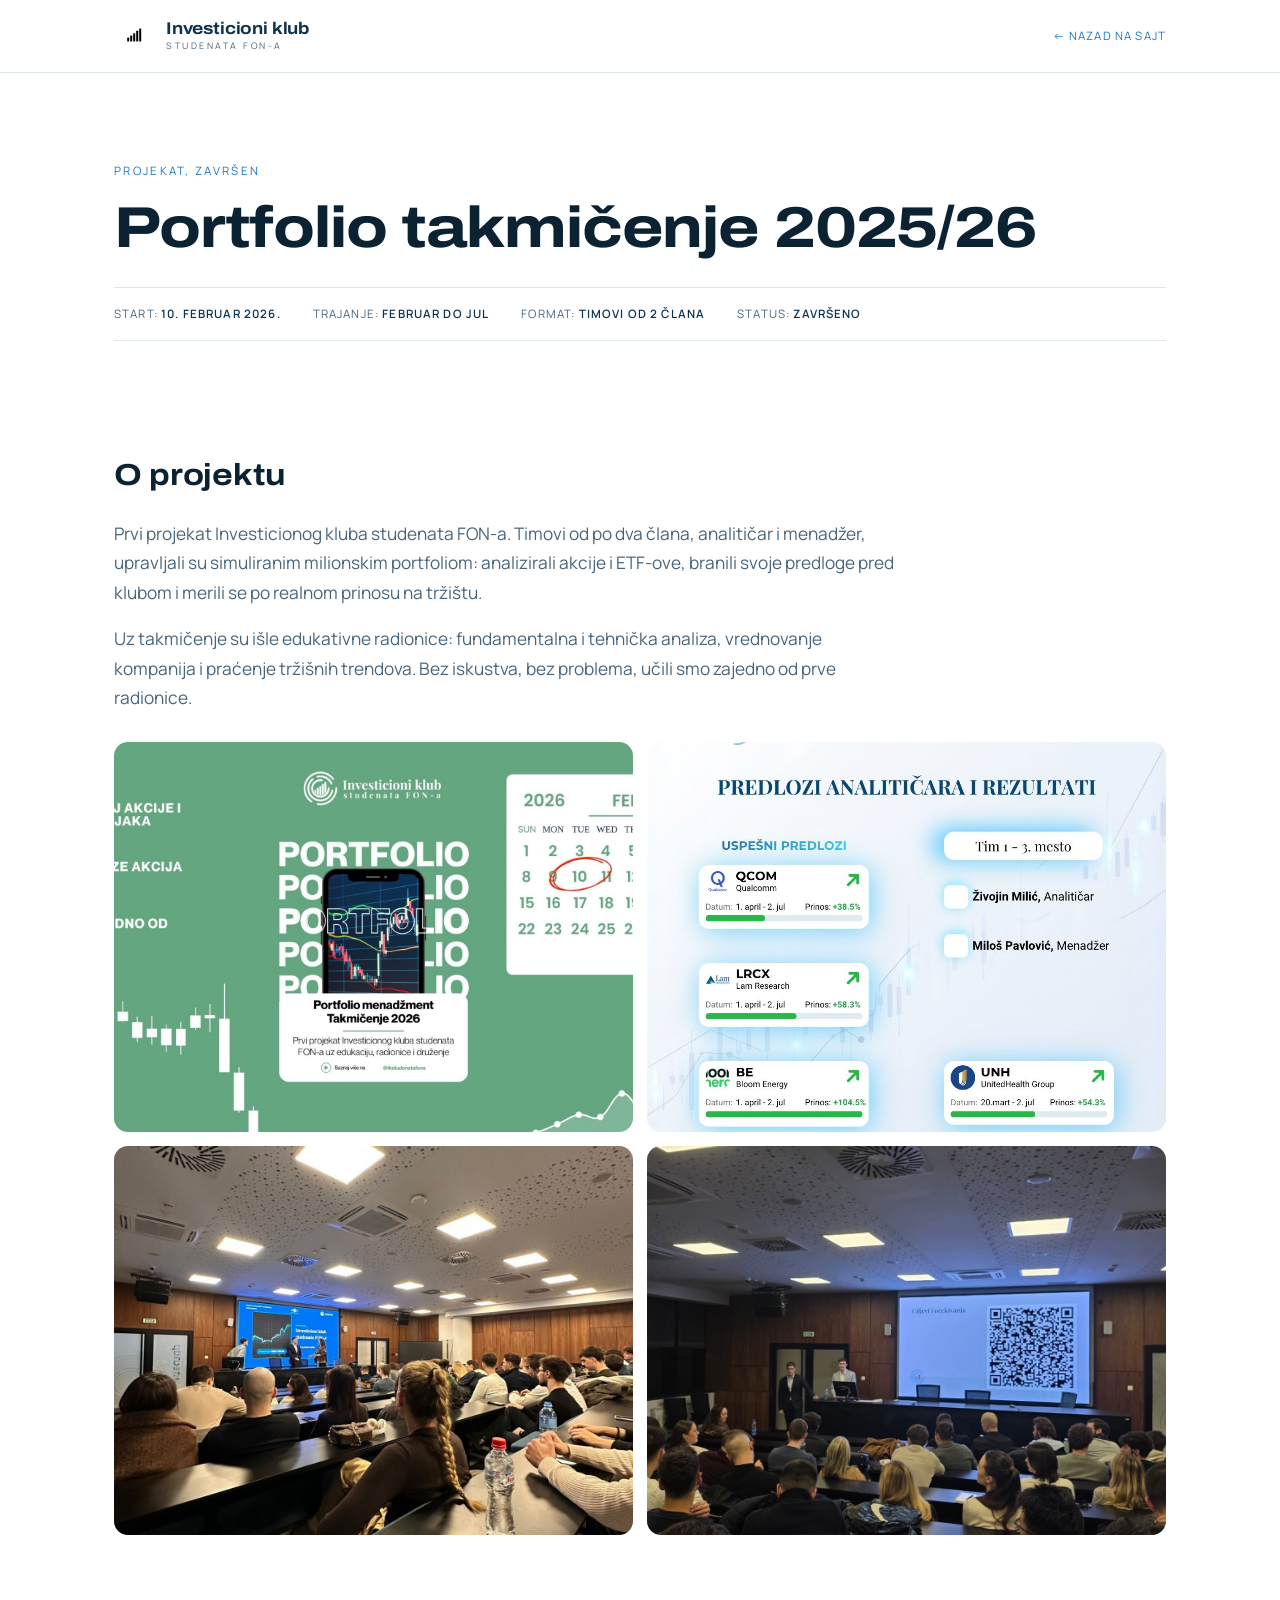
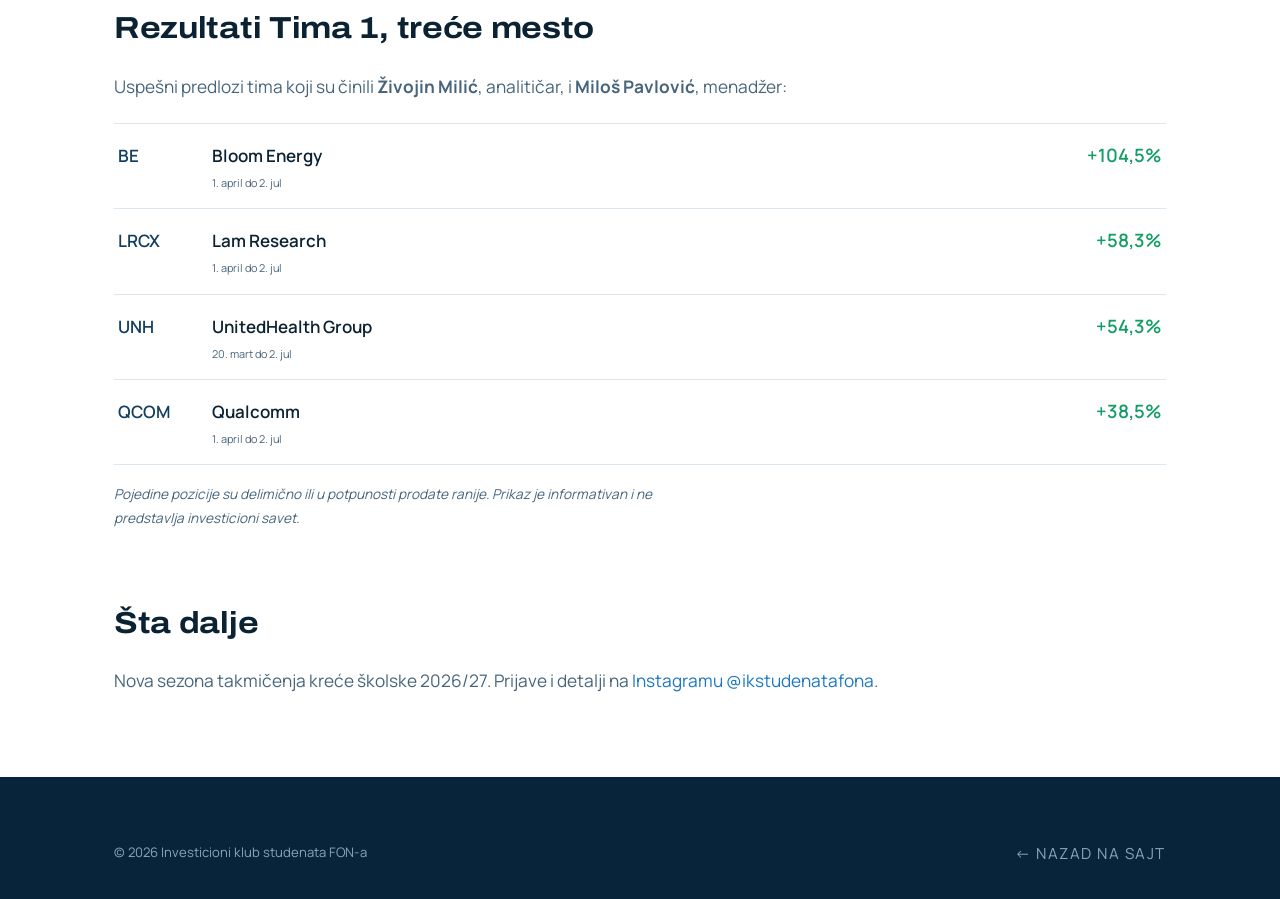
<file: projekat-portfolio-takmicenje.html>
<!DOCTYPE html>
<html lang="sr">
<head>
<meta charset="utf-8">
<meta name="viewport" content="width=device-width, initial-scale=1">
<title>Portfolio takmičenje 2025/26 | Investicioni klub studenata FON-a</title>
<meta name="description" content="Prva sezona portfolio menadžment takmičenja Investicionog kluba studenata FON-a: timovi, analize, rezultati.">
<meta name="robots" content="index, follow">
<link rel="canonical" href="https://invklub.vercel.app/projekat-portfolio-takmicenje.html">
<meta property="og:type" content="article">
<meta property="og:title" content="Portfolio takmičenje 2025/26 | Investicioni klub studenata FON-a">
<meta property="og:description" content="Prva sezona portfolio menadžment takmičenja: timovi, analize i rezultati.">
<meta property="og:image" content="https://invklub.vercel.app/investicioni_klub_studenata_fona_cover.jpg">
<link rel="icon" href="investicioni_klub_studenata_fona_logo.jpg">
<link rel="preconnect" href="https://fonts.googleapis.com">
<link rel="preconnect" href="https://fonts.gstatic.com" crossorigin>
<link href="https://fonts.googleapis.com/css2?family=Archivo:ital,wdth,wght@0,62..125,400..800&family=Manrope:wght@400;500;600;700;800&display=swap" rel="stylesheet">
<link rel="stylesheet" href="styles.css">
</head>
<body>

<svg width="0" height="0" style="position:absolute" aria-hidden="true">
  <symbol id="ik-mark" viewBox="0 0 100 100">
    <g fill="none" stroke-linecap="round" stroke-width="7">
      <circle class="arc" cx="50" cy="50" r="44" stroke-dasharray="205 72" transform="rotate(-25 50 50)"/>
      <circle class="arc" cx="50" cy="50" r="33" stroke-dasharray="150 57" transform="rotate(130 50 50)"/>
      <circle class="arc" cx="50" cy="50" r="22" stroke-dasharray="92 46" transform="rotate(230 50 50)"/>
    </g>
    <g class="bar">
      <rect x="33" y="54" width="5" height="10" rx="1.4"/>
      <rect x="40.5" y="49" width="5" height="15" rx="1.4"/>
      <rect x="48" y="43" width="5" height="21" rx="1.4"/>
      <rect x="55.5" y="37" width="5" height="27" rx="1.4"/>
      <rect x="63" y="31" width="5" height="33" rx="1.4"/>
    </g>
  </symbol>
</svg>

<header class="site-header">
  <div class="wrap nav">
    <a class="brand" href="index.html" aria-label="Investicioni klub studenata FON-a, početna">
      <svg class="ik-mark" aria-hidden="true"><use href="#ik-mark"/></svg>
      <span class="brand__name">Investicioni klub<span class="brand__sub">studenata FON-a</span></span>
    </a>
    <a class="back-link" href="index.html#aktuelno">&larr; Nazad na sajt</a>
  </div>
</header>

<main>
<section class="subhero">
  <div class="wrap">
    <p class="eyebrow">Projekat, završen</p>
    <h1>Portfolio takmičenje 2025/26</h1>
    <div class="pmeta">
      <span>Start: <b>10. februar 2026.</b></span>
      <span>Trajanje: <b>februar do jul</b></span>
      <span>Format: <b>timovi od 2 člana</b></span>
      <span>Status: <b>završeno</b></span>
    </div>
  </div>
</section>

<section class="detail">
  <div class="wrap">
    <h2>O projektu</h2>
    <p>Prvi projekat Investicionog kluba studenata FON-a. Timovi od po dva člana, analitičar i menadžer, upravljali su simuliranim milionskim portfoliom: analizirali akcije i ETF-ove, branili svoje predloge pred klubom i merili se po realnom prinosu na tržištu.</p>
    <p>Uz takmičenje su išle edukativne radionice: fundamentalna i tehnička analiza, vrednovanje kompanija i praćenje tržišnih trendova. Bez iskustva, bez problema, učili smo zajedno od prve radionice.</p>

    <div class="dgrid">
      <img src="1773767820444.jpg" alt="Najava Portfolio menadžment takmičenja 2026">
      <img src="1783667574035.jpg" alt="Grafika sa predlozima analitičara i rezultatima">
      <img src="nova%20slika%204.jpg" alt="Pun amfiteatar na predstavljanju takmičenja">
      <img src="hero1.jpg" alt="Prijave preko QR koda na predstavljanju projekta">
    </div>

    <h2>Rezultati Tima 1, treće mesto</h2>
    <p>Uspešni predlozi tima koji su činili <strong>Živojin Milić</strong>, analitičar, i <strong>Miloš Pavlović</strong>, menadžer:</p>
    <div style="margin-top:22px">
      <div class="lrow"><span class="lrow__sym">BE</span><span class="lrow__name">Bloom Energy<small>1. april do 2. jul</small></span><span class="lrow__pct">+104,5%</span></div>
      <div class="lrow"><span class="lrow__sym">LRCX</span><span class="lrow__name">Lam Research<small>1. april do 2. jul</small></span><span class="lrow__pct">+58,3%</span></div>
      <div class="lrow"><span class="lrow__sym">UNH</span><span class="lrow__name">UnitedHealth Group<small>20. mart do 2. jul</small></span><span class="lrow__pct">+54,3%</span></div>
      <div class="lrow"><span class="lrow__sym">QCOM</span><span class="lrow__name">Qualcomm<small>1. april do 2. jul</small></span><span class="lrow__pct">+38,5%</span></div>
    </div>
    <p style="font-size:.85rem;font-style:italic;margin-top:18px">Pojedine pozicije su delimično ili u potpunosti prodate ranije. Prikaz je informativan i ne predstavlja investicioni savet.</p>

    <h2>Šta dalje</h2>
    <p>Nova sezona takmičenja kreće školske 2026/27. Prijave i detalji na <a href="https://instagram.com/ikstudenatafona" target="_blank" rel="noopener" style="color:var(--accent)">Instagramu @ikstudenatafona</a>.</p>
  </div>
</section>
</main>

<footer class="footer">
  <div class="wrap footer__bottom" style="border:0;padding-top:0">
    <span>&copy; <span id="year">2026</span> Investicioni klub studenata FON-a</span>
    <a class="back-link" href="index.html#aktuelno" style="color:var(--powder)">&larr; Nazad na sajt</a>
  </div>
</footer>

<script src="script.js"></script>
</body>
</html>
</file>
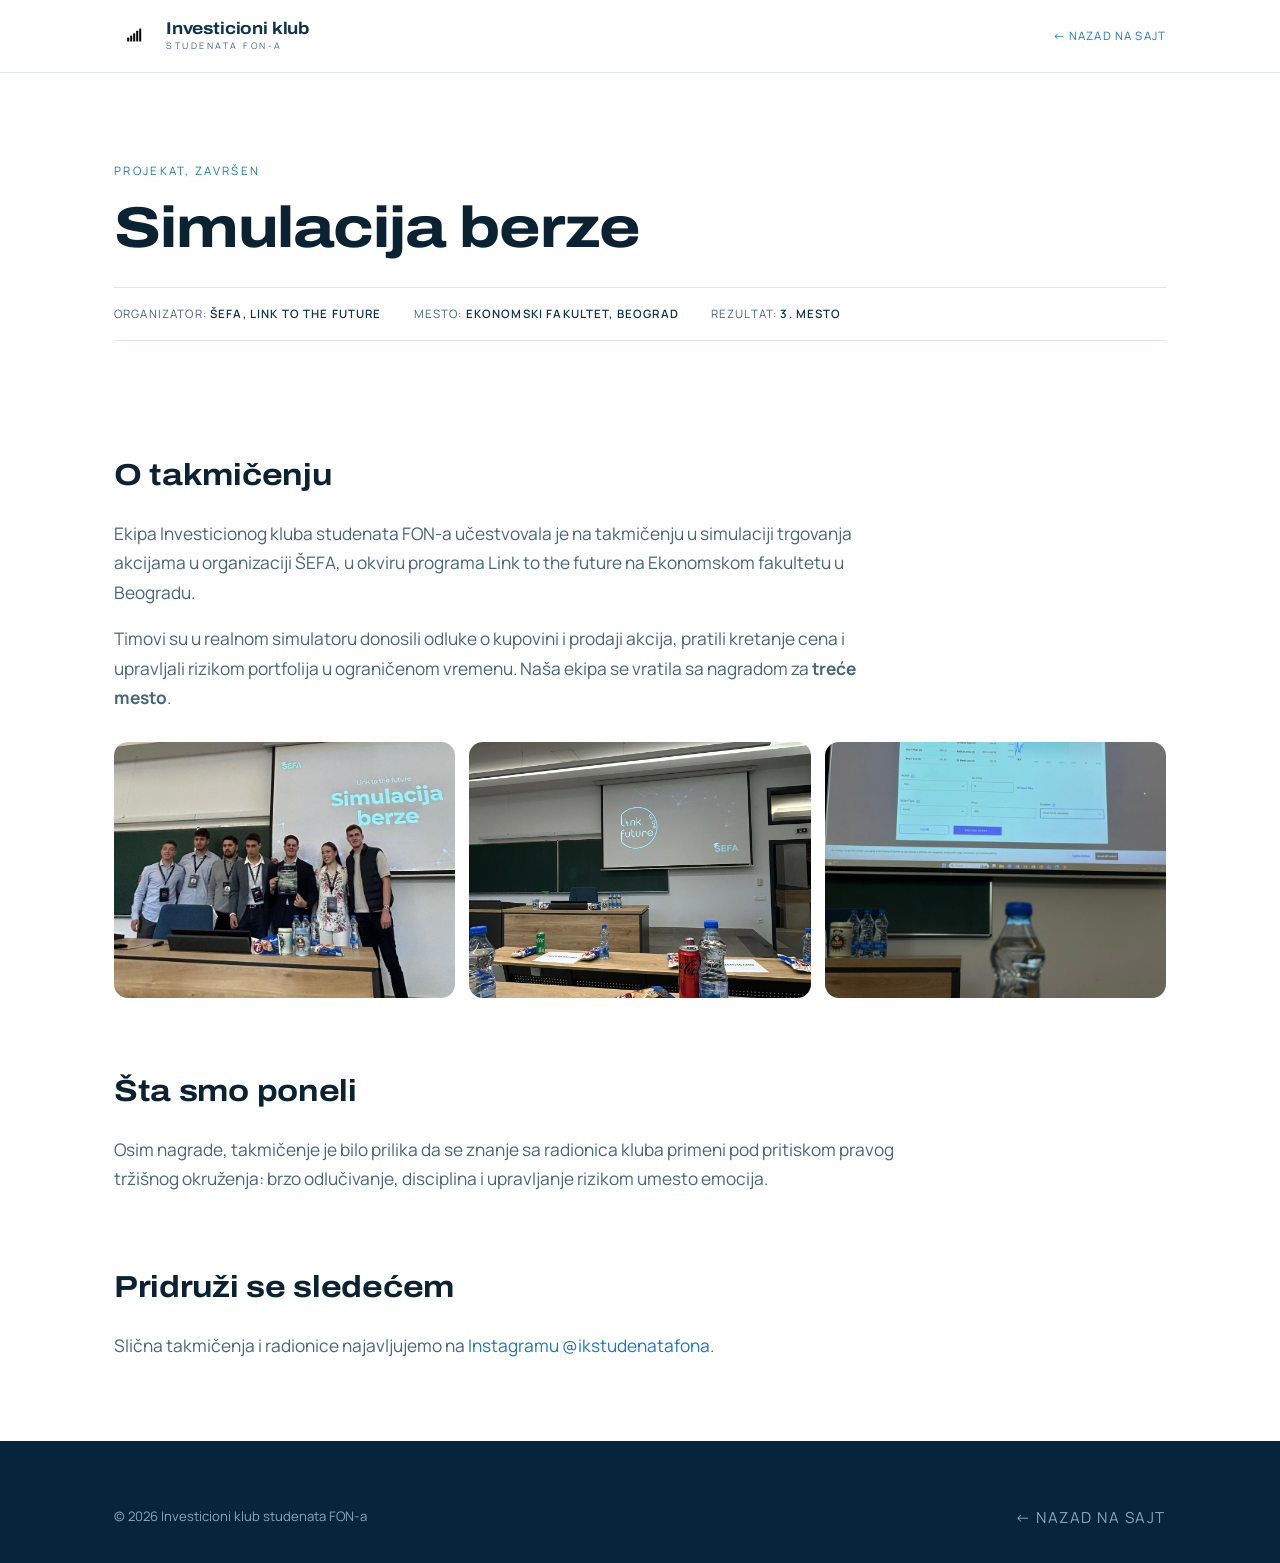
<file: projekat-simulacija-berze.html>
<!DOCTYPE html>
<html lang="sr">
<head>
<meta charset="utf-8">
<meta name="viewport" content="width=device-width, initial-scale=1">
<title>Simulacija berze | Investicioni klub studenata FON-a</title>
<meta name="description" content="Ekipa Investicionog kluba studenata FON-a osvojila je treće mesto na takmičenju u simulaciji berze na Ekonomskom fakultetu.">
<meta name="robots" content="index, follow">
<link rel="canonical" href="https://invklub.vercel.app/projekat-simulacija-berze.html">
<meta property="og:type" content="article">
<meta property="og:title" content="Simulacija berze | Investicioni klub studenata FON-a">
<meta property="og:description" content="Ekipa kluba osvojila je treće mesto na takmičenju u simulaciji berze na Ekonomskom fakultetu.">
<meta property="og:image" content="https://invklub.vercel.app/investicioni_klub_studenata_fona_cover.jpg">
<link rel="icon" href="investicioni_klub_studenata_fona_logo.jpg">
<link rel="preconnect" href="https://fonts.googleapis.com">
<link rel="preconnect" href="https://fonts.gstatic.com" crossorigin>
<link href="https://fonts.googleapis.com/css2?family=Archivo:ital,wdth,wght@0,62..125,400..800&family=Manrope:wght@400;500;600;700;800&display=swap" rel="stylesheet">
<link rel="stylesheet" href="styles.css">
</head>
<body>

<svg width="0" height="0" style="position:absolute" aria-hidden="true">
  <symbol id="ik-mark" viewBox="0 0 100 100">
    <g fill="none" stroke-linecap="round" stroke-width="7">
      <circle class="arc" cx="50" cy="50" r="44" stroke-dasharray="205 72" transform="rotate(-25 50 50)"/>
      <circle class="arc" cx="50" cy="50" r="33" stroke-dasharray="150 57" transform="rotate(130 50 50)"/>
      <circle class="arc" cx="50" cy="50" r="22" stroke-dasharray="92 46" transform="rotate(230 50 50)"/>
    </g>
    <g class="bar">
      <rect x="33" y="54" width="5" height="10" rx="1.4"/>
      <rect x="40.5" y="49" width="5" height="15" rx="1.4"/>
      <rect x="48" y="43" width="5" height="21" rx="1.4"/>
      <rect x="55.5" y="37" width="5" height="27" rx="1.4"/>
      <rect x="63" y="31" width="5" height="33" rx="1.4"/>
    </g>
  </symbol>
</svg>

<header class="site-header">
  <div class="wrap nav">
    <a class="brand" href="index.html" aria-label="Investicioni klub studenata FON-a, početna">
      <svg class="ik-mark" aria-hidden="true"><use href="#ik-mark"/></svg>
      <span class="brand__name">Investicioni klub<span class="brand__sub">studenata FON-a</span></span>
    </a>
    <a class="back-link" href="index.html#aktuelno">&larr; Nazad na sajt</a>
  </div>
</header>

<main>
<section class="subhero">
  <div class="wrap">
    <p class="eyebrow">Projekat, završen</p>
    <h1>Simulacija berze</h1>
    <div class="pmeta">
      <span>Organizator: <b>ŠEFA, Link to the future</b></span>
      <span>Mesto: <b>Ekonomski fakultet, Beograd</b></span>
      <span>Rezultat: <b>3. mesto</b></span>
    </div>
  </div>
</section>

<section class="detail">
  <div class="wrap">
    <h2>O takmičenju</h2>
    <p>Ekipa Investicionog kluba studenata FON-a učestvovala je na takmičenju u simulaciji trgovanja akcijama u organizaciji ŠEFA, u okviru programa Link to the future na Ekonomskom fakultetu u Beogradu.</p>
    <p>Timovi su u realnom simulatoru donosili odluke o kupovini i prodaji akcija, pratili kretanje cena i upravljali rizikom portfolija u ograničenom vremenu. Naša ekipa se vratila sa nagradom za <strong>treće mesto</strong>.</p>

    <div class="dgrid dgrid--tri">
      <img src="ekof%20radionica.jpeg" alt="Ekipa kluba sa nagradom na simulaciji berze">
      <img src="ekof%20radionica%203.jpeg" alt="Najava simulacije berze, Link to the future">
      <img src="ekof%20radionica%202.jpeg" alt="Simulator trgovanja akcijama tokom takmičenja">
    </div>

    <h2>Šta smo poneli</h2>
    <p>Osim nagrade, takmičenje je bilo prilika da se znanje sa radionica kluba primeni pod pritiskom pravog tržišnog okruženja: brzo odlučivanje, disciplina i upravljanje rizikom umesto emocija.</p>

    <h2>Pridruži se sledećem</h2>
    <p>Slična takmičenja i radionice najavljujemo na <a href="https://instagram.com/ikstudenatafona" target="_blank" rel="noopener" style="color:var(--accent)">Instagramu @ikstudenatafona</a>.</p>
  </div>
</section>
</main>

<footer class="footer">
  <div class="wrap footer__bottom" style="border:0;padding-top:0">
    <span>&copy; <span id="year">2026</span> Investicioni klub studenata FON-a</span>
    <a class="back-link" href="index.html#aktuelno" style="color:var(--powder)">&larr; Nazad na sajt</a>
  </div>
</footer>

<script src="script.js"></script>
</body>
</html>
</file>
<file: styles.css>
/* =========================================================
   Investicioni klub studenata FON-a
   Svetao, studentski, fotografski. Archivo Expanded naslovi,
   Manrope tekst, IBM Plex Mono brojevi.
   ========================================================= */

:root{
  --navy-900:#08243b;
  --navy-800:#0c3350;
  --navy-700:#123f61;
  --powder:#a9c4dc;
  --powder-soft:#c9dcea;
  --mist:#eaf1f7;
  --paper:#f5f8fb;
  --white:#ffffff;
  --ink:#0b2233;
  --ink-soft:#48657c;
  --line:#dce6ef;
  --accent:#1e77c4;
  --accent-600:#155f9f;
  --gain:#159d67;
  --gain-bright:#43c58c;
  --gain-soft:#e2f3ec;

  --maxw:1180px;
  --gutter:clamp(20px,5vw,64px);

  --disp:'Archivo',system-ui,sans-serif;
  --sans:'Manrope',system-ui,-apple-system,'Segoe UI',sans-serif;
  --mono:'Manrope',system-ui,-apple-system,'Segoe UI',sans-serif;

  --r-sm:8px; --r-md:14px; --r-lg:22px;
  --shadow:0 22px 60px -30px rgba(9,40,64,.45);
  --shadow-soft:0 14px 40px -24px rgba(9,40,64,.3);
}

*,*::before,*::after{box-sizing:border-box}
html{scroll-behavior:smooth}
@media (prefers-reduced-motion:reduce){html{scroll-behavior:auto}}

body{
  margin:0;
  font-family:var(--sans);
  color:var(--ink);
  background:var(--white);
  font-size:1.0625rem;
  line-height:1.7;
  -webkit-font-smoothing:antialiased;
  text-rendering:optimizeLegibility;
}

img{max-width:100%;display:block}
a{color:inherit;text-decoration:none}
button{font:inherit;cursor:pointer}
:focus-visible{outline:3px solid var(--accent);outline-offset:3px;border-radius:4px}
::selection{background:var(--powder);color:var(--navy-900)}
section[id]{scroll-margin-top:86px}

/* ---------- Layout ---------- */
.wrap{max-width:var(--maxw);margin-inline:auto;padding-inline:var(--gutter)}
.section{padding-block:clamp(64px,9vw,120px)}
.section--navy{background:var(--navy-800);color:var(--powder-soft)}
.section--mist{background:var(--mist)}
.section--paper{background:var(--paper)}
.section--tight{padding-block:clamp(40px,6vw,72px)}

.eyebrow{
  font-family:var(--mono);
  font-size:.72rem;
  letter-spacing:.2em;
  text-transform:uppercase;
  color:var(--accent);
  margin:0 0 18px;
}
.section--navy .eyebrow{color:var(--powder)}

.h-lead{
  font-family:var(--disp);
  font-weight:700;
  font-stretch:116%;
  font-variation-settings:'wdth' 116;
  line-height:1.03;
  letter-spacing:-.015em;
  font-size:clamp(1.95rem,4.2vw,3.2rem);
  margin:0 0 .5em;
  color:var(--ink);
}
.h-lead em{font-style:normal;color:var(--accent)}
.section--navy .h-lead{color:#fff}
.section--navy .h-lead em{color:var(--powder)}

.lead-text{max-width:56ch;color:var(--ink-soft);font-size:1.115rem}
.section--navy .lead-text{color:var(--powder-soft)}

.sec-head{display:flex;justify-content:space-between;align-items:flex-end;gap:24px;margin-bottom:48px;flex-wrap:wrap}
.sec-head .lead-text{margin:0}

/* ---------- Buttons ---------- */
.btn{
  display:inline-flex;align-items:center;gap:.6em;
  padding:.9em 1.5em;border-radius:var(--r-sm);
  font-weight:700;font-size:.96rem;letter-spacing:.01em;
  border:1.5px solid transparent;
  transition:background .18s ease,box-shadow .18s ease,color .18s ease,border-color .18s ease;
}
.btn svg{width:18px;height:18px;flex:none}
/* Was a full pill (999px) with a bright blue glow shadow in --accent and a
   hover lift — that exact combination (pill + coloured glow + lift) reads
   as a generic AI/SaaS-template button. --r-sm matches the corner radius
   already used elsewhere on the site; --shadow-soft is the same neutral
   elevation used on .cform, not a bespoke coloured glow; fill is
   --navy-900, the brand's own ink, not the accent blue (which is closer
   to Bootstrap's default primary than to anything else on this site). */
.btn--primary{background:var(--navy-900);color:#fff;box-shadow:var(--shadow-soft)}
.btn--primary:hover{background:var(--navy-700)}
.btn--ghost{background:transparent;color:var(--ink);border-color:var(--line)}
.btn--ghost:hover{border-color:var(--accent);color:var(--accent)}
.btn--on-navy{background:var(--white);color:var(--navy-800)}
.btn--on-navy:hover{background:var(--powder-soft)}
.btn--big{padding:1.05em 1.9em;font-size:1.05rem}

/* ---------- Brand mark ---------- */
.ik-mark{width:40px;height:40px;flex:none;color:var(--navy-700)}
.ik-mark .arc{stroke:var(--powder);fill:none;stroke-linecap:round}
.ik-mark .bar{fill:currentColor}
.ik-mark--onnavy{color:#fff}
.ik-mark--onnavy .arc{stroke:var(--powder)}

/* =========================================================
   Ticker
   ========================================================= */
.ticker{
  background:var(--navy-900);color:var(--powder-soft);
  overflow:hidden;white-space:nowrap;
  font-family:var(--mono);font-size:.8rem;letter-spacing:.04em;
}
.ticker__track{display:inline-flex;align-items:center;animation:tape 34s linear infinite}
.ticker__group{display:inline-flex;align-items:center}
.ticker__item{display:inline-flex;align-items:center;gap:.5em;padding:10px 26px;position:relative}
.ticker__item::after{content:"";position:absolute;right:0;top:50%;transform:translateY(-50%);width:1px;height:12px;background:rgba(169,196,220,.22)}
.ticker__sym{color:#fff;font-weight:600}
.ticker__pct{color:var(--gain-bright)}
.ticker__label{color:var(--powder);opacity:.75}
@keyframes tape{from{transform:translateX(0)}to{transform:translateX(-50%)}}
.ticker:hover .ticker__track{animation-play-state:paused}
@media (prefers-reduced-motion:reduce){.ticker__track{animation:none}}

/* =========================================================
   Header
   ========================================================= */
.site-header{
  position:sticky;top:0;z-index:50;
  background:rgba(255,255,255,.88);
  backdrop-filter:saturate(140%) blur(14px);
  border-bottom:1px solid var(--line);
}
.nav{display:flex;align-items:center;justify-content:space-between;gap:24px;height:72px}
.brand{display:flex;align-items:center;gap:12px}
.brand__name{font-family:var(--disp);font-stretch:112%;font-variation-settings:'wdth' 112;font-weight:700;font-size:1.06rem;line-height:1;color:var(--navy-800);letter-spacing:-.01em}
.brand__sub{display:block;font-family:var(--mono);font-size:.56rem;letter-spacing:.28em;text-transform:uppercase;color:var(--ink-soft);margin-top:4px;font-weight:400}
.nav__links{display:flex;align-items:center;gap:22px;list-style:none;margin:0;padding:0}
/* Quieter at rest (--ink-soft, not full --ink) and only reaching full
   contrast on hover/focus — seven same-weight items sitting in one flat
   row at full ink colour was competing with the brand mark and CTA for
   attention instead of sitting back as wayfinding. */
.nav__links a{font-size:.94rem;font-weight:600;color:var(--ink-soft);position:relative;padding:6px 0;white-space:nowrap;transition:color .18s ease}
.nav__links a::after{content:"";position:absolute;left:0;bottom:0;width:0;height:2px;background:var(--accent);transition:width .22s ease}
.nav__links a:hover,.nav__links a:focus-visible{color:var(--ink)}
.nav__links a:hover::after,.nav__links a:focus-visible::after{width:100%}
/* "Portal za članove" is a different kind of link than the six section
   anchors around it (external tool, opens a new tab) — as just another
   <li> in this list it read as "one of the menu items", per direct
   feedback. Moved into .nav__cta as its own small ghost-pill next to the
   primary CTA instead (see .nav__portal-link below); this copy stays in
   the list, hidden on desktop, purely so the mobile hamburger menu still
   has an entry once .nav__cta is hidden there. */
.nav__links-portal{display:none}
.nav__cta{display:flex;align-items:center;gap:10px;flex-shrink:0}
.nav__cta .btn{white-space:nowrap}
.nav__portal-link{
  display:flex;align-items:center;gap:7px;
  padding:8px 14px;border-radius:var(--r-sm);
  border:1.5px solid var(--line);color:var(--navy-800);
  font-size:.88rem;font-weight:600;white-space:nowrap;
  transition:border-color .18s ease,color .18s ease;
}
.nav__portal-link svg{width:16px;height:16px;flex:none}
.nav__portal-link:hover{border-color:var(--accent);color:var(--accent)}
.nav__toggle{display:none;background:none;border:0;padding:8px;color:var(--navy-800)}
.nav__toggle svg{width:26px;height:26px}

@media (max-width:920px){
  .nav__links{
    position:fixed;inset:72px 0 auto 0;
    flex-direction:column;align-items:flex-start;gap:0;
    background:var(--white);border-bottom:1px solid var(--line);
    padding:8px var(--gutter) 24px;
    transform:translateY(-140%);transition:transform .3s ease;
    box-shadow:var(--shadow-soft);
  }
  .nav__links.is-open{transform:translateY(0)}
  .nav__links li{width:100%;border-bottom:1px solid var(--line)}
  .nav__links a{display:block;padding:16px 0;width:100%;color:var(--ink)}
  .nav__links-portal{display:list-item}
  .nav__toggle{display:block}
  .nav__cta .btn,.nav__cta .nav__portal-link{display:none}
}

/* =========================================================
   Hero — svetao, sa pravim fotografijama
   ========================================================= */
.hero{
  position:relative;overflow:hidden;color:#fff;
  display:flex;flex-direction:column;justify-content:center;
  min-height:min(92dvh,880px);
}
.hero__bg{position:absolute;inset:0}
.hero__bg .slide{position:absolute;inset:0;opacity:0;transition:opacity 1.6s ease-in-out}
.hero__bg .slide.is-active{opacity:1}
.hero__bg img{width:100%;height:100%;object-fit:cover;animation:kenburns 18s ease-in-out infinite alternate;animation-play-state:paused}
.hero__bg .slide.is-active img{animation-play-state:running}
@keyframes kenburns{from{transform:scale(1)}to{transform:scale(1.09)}}
.hero__scrim{
  position:absolute;inset:0;z-index:2;
  background:linear-gradient(180deg,rgba(8,36,59,.84),rgba(8,36,59,.6) 45%,rgba(8,36,59,.88));
}
.hero__center{
  position:relative;z-index:3;text-align:center;
  display:flex;flex-direction:column;align-items:center;
  padding-block:clamp(90px,14vh,150px);
}
.hero__center>*{
  opacity:0;transform:translateY(36px);filter:blur(8px);
  animation:heroIn 1s cubic-bezier(.2,.7,.2,1) forwards;
}
.hero__center>:nth-child(1){animation-delay:.15s}
.hero__center>:nth-child(2){animation-delay:.3s}
.hero__center>:nth-child(3){animation-delay:.55s}
.hero__center>:nth-child(4){animation-delay:.75s}
.hero__center>:nth-child(5){animation-delay:.95s}
@keyframes heroIn{to{opacity:1;transform:none;filter:none}}
.hero__center .eyebrow{color:var(--powder)}
.hero h1{
  font-family:var(--disp);font-weight:750;
  font-stretch:118%;font-variation-settings:'wdth' 118;
  font-size:clamp(2.7rem,6.4vw,5.1rem);line-height:1.0;letter-spacing:-.02em;
  margin:0 0 26px;color:#fff;max-width:18ch;
}
.hero h1 em{
  font-style:normal;color:var(--powder);
  background:linear-gradient(transparent 62%,rgba(169,196,220,.32) 0);
  background-size:0% 100%;background-repeat:no-repeat;
  animation:hl 1s ease 1.2s forwards;
}
@keyframes hl{to{background-size:100% 100%}}
.hero__sub{max-width:56ch;color:var(--powder-soft);font-size:1.16rem;margin:0 0 34px}
.hero__actions{display:flex;flex-wrap:wrap;gap:14px;justify-content:center;margin-bottom:30px}
.hero__tags{font-family:var(--mono);font-size:.74rem;letter-spacing:.14em;text-transform:uppercase;color:var(--powder);margin:0}
.hero__tags b{color:#fff;font-weight:500}
.hero__dots{
  position:absolute;left:50%;transform:translateX(-50%);bottom:26px;z-index:3;
  display:flex;gap:8px;
}
.hero__dots button{
  width:36px;height:4px;border-radius:99px;border:0;padding:0;cursor:pointer;
  background:rgba(169,196,220,.35);transition:background .3s ease;
}
.hero__dots button.is-active{background:#fff}
.hero__dots button:hover{background:var(--powder)}

@media (max-width:640px){
  .hero{min-height:88dvh}
  .hero h1{max-width:14ch}
}
@media (prefers-reduced-motion:reduce){
  .hero__bg .slide{transition:none}
  .hero__bg img{animation:none}
  .hero__center>*{animation:none;opacity:1;transform:none;filter:none}
  .hero h1 em{animation:none;background-size:100% 100%}
}

/* Ledger ispod heroa */
.ledger-band{border-block:1px solid var(--line);background:#fff}
.ledger{display:flex;flex-wrap:wrap;gap:14px clamp(34px,6vw,84px);padding-block:26px}
.ledger__item{display:flex;flex-direction:column;gap:4px}
.ledger__num{font-family:var(--mono);font-weight:500;font-size:clamp(1.5rem,2.6vw,2rem);line-height:1;color:var(--navy-800);letter-spacing:-.01em}
.ledger__num .u{color:var(--accent)}
.ledger__item--gain .ledger__num{color:var(--gain)}
.ledger__item--gain .ledger__num .u{color:inherit}
.ledger__label{font-size:.8rem;color:var(--ink-soft)}

/* =========================================================
   O nama
   ========================================================= */
.about__grid{display:grid;grid-template-columns:1fr 1fr;gap:clamp(32px,5vw,72px);align-items:center}
.about__body p{color:var(--ink-soft);font-size:1.1rem}
.pillars{list-style:none;margin:34px 0 0;padding:0;display:grid;grid-template-columns:1fr 1fr;gap:0 clamp(24px,3vw,40px)}
.pillar{border-top:1px solid var(--line);padding:18px 0 22px}
.pillar strong{display:block;font-family:var(--disp);font-stretch:110%;font-variation-settings:'wdth' 110;font-weight:700;font-size:1.02rem;color:var(--ink);margin-bottom:4px}
.pillar span{font-size:.92rem;color:var(--ink-soft);line-height:1.55}
.about__media{position:relative}
.about__media img{border-radius:var(--r-lg);box-shadow:var(--shadow);aspect-ratio:4/5;object-fit:cover;width:100%}
.about__badge{
  position:absolute;left:-18px;bottom:24px;background:#fff;border-radius:var(--r-md);
  box-shadow:var(--shadow-soft);padding:16px 20px;border:1px solid var(--line);max-width:236px;
}
.about__badge b{font-family:var(--disp);font-stretch:110%;font-variation-settings:'wdth' 110;font-size:1rem;color:var(--navy-800);display:block;line-height:1.25}
.about__badge span{font-size:.82rem;color:var(--ink-soft)}
@media (max-width:820px){
  .about__grid{grid-template-columns:1fr}
  .about__media{max-width:440px}
}
@media (max-width:460px){.pillars{grid-template-columns:1fr}}

/* =========================================================
   Projekti — urednička lista
   ========================================================= */
.projects{display:grid;grid-template-columns:.9fr 1.1fr;gap:clamp(32px,6vw,88px);align-items:start}
.projects__intro{position:sticky;top:104px}
.projects__intro .lead-text{margin-bottom:26px}
.projects__list{border-bottom:1px solid var(--line)}
.prow{
  display:grid;grid-template-columns:1fr auto;gap:20px;align-items:start;
  border-top:1px solid var(--line);padding:24px 0;
  transition:padding-left .22s ease;
}
.prow:hover{padding-left:16px}
.prow h3{
  font-family:var(--disp);font-stretch:112%;font-variation-settings:'wdth' 112;
  font-weight:700;font-size:1.3rem;letter-spacing:-.01em;margin:0 0 6px;color:var(--ink);
  transition:color .18s ease;
}
.prow:hover h3{color:var(--accent)}
.prow p{margin:0;color:var(--ink-soft);font-size:.95rem;max-width:52ch}
.prow__tag{
  font-family:var(--mono);font-size:.66rem;letter-spacing:.14em;text-transform:uppercase;
  color:var(--ink-soft);border:1px solid var(--line);border-radius:999px;padding:5px 12px;margin-top:4px;
  transition:color .18s ease,border-color .18s ease;white-space:nowrap;
}
.prow:hover .prow__tag{color:var(--accent);border-color:var(--powder)}
@media (max-width:860px){
  .projects{grid-template-columns:1fr}
  .projects__intro{position:static}
}
@media (max-width:520px){
  .prow{grid-template-columns:1fr}
  .prow__tag{justify-self:start;margin-top:0}
}

/* =========================================================
   Takmičenje — jedina tamna sekcija
   ========================================================= */
.tak{display:grid;grid-template-columns:.9fr 1.1fr;gap:clamp(36px,6vw,88px);align-items:start}
.tak__k{font-family:var(--mono);font-size:.7rem;letter-spacing:.18em;text-transform:uppercase;color:var(--powder)}
.tak__big{
  font-family:var(--mono);font-weight:500;
  font-size:clamp(3.4rem,8vw,6.2rem);line-height:.95;letter-spacing:-.04em;
  color:var(--gain-bright);margin:16px 0 18px;
}
.tak__team{color:var(--powder-soft);font-size:1.02rem;max-width:38ch;margin:0 0 28px}
.tak__team b{color:#fff}
.tak__disc{font-size:.8rem;color:var(--powder);opacity:.65;margin:44px 0 0;max-width:62ch}

.tak__table{border-top:2px solid rgba(169,196,220,.5)}
.trow{
  display:grid;grid-template-columns:76px 1fr auto;gap:18px;align-items:baseline;
  padding:20px 4px;border-bottom:1px solid rgba(169,196,220,.16);
  transition:background .18s ease,padding-left .18s ease;
}
.trow:hover{background:rgba(169,196,220,.06);padding-left:14px}
.trow--head{padding:14px 4px;border-bottom:1px solid rgba(169,196,220,.3)}
.trow--head span{font-family:var(--mono);font-size:.64rem;letter-spacing:.16em;text-transform:uppercase;color:var(--powder)}
.trow--head:hover{background:none;padding-left:4px}
.trow__sym{font-family:var(--mono);font-weight:600;font-size:1rem;color:var(--powder)}
.trow__name{color:#fff;font-weight:700;font-size:1.12rem}
.trow__name small{display:block;font-family:var(--mono);font-weight:400;font-size:.68rem;letter-spacing:.04em;color:var(--powder);opacity:.75;margin-top:4px}
.trow__pct{font-family:var(--mono);font-weight:600;font-size:1.35rem;color:var(--gain-bright);letter-spacing:-.02em;text-align:right;white-space:nowrap}
.ra{text-align:right}

@media (max-width:860px){.tak{grid-template-columns:1fr}}
@media (max-width:460px){
  .trow{grid-template-columns:56px 1fr auto;gap:12px}
  .trow__pct{font-size:1.1rem}
}

/* =========================================================
   Radionice — bento mozaik
   ========================================================= */
.events{display:grid;grid-template-columns:repeat(4,1fr);grid-auto-rows:212px;gap:14px}
.wshop{position:relative;border-radius:var(--r-lg);overflow:hidden;isolation:isolate;background:var(--navy-800)}
.wshop img{position:absolute;inset:0;width:100%;height:100%;object-fit:cover;transition:transform .6s ease}
.wshop::after{content:"";position:absolute;inset:0;z-index:1;
  background:linear-gradient(180deg,rgba(8,36,59,0) 32%,rgba(8,36,59,.5) 62%,rgba(6,26,44,.93))}
.wshop:hover img{transform:scale(1.05)}
.wshop__body{position:absolute;inset:auto 0 0 0;z-index:2;padding:22px 22px 20px;color:#fff}
.wshop__place{font-family:var(--mono);font-size:.66rem;letter-spacing:.14em;text-transform:uppercase;color:var(--powder)}
.wshop__body h3{font-family:var(--disp);font-stretch:112%;font-variation-settings:'wdth' 112;font-weight:700;font-size:1.18rem;letter-spacing:-.01em;margin:9px 0 0;color:#fff}
.wshop__body p{margin:8px 0 0;font-size:.9rem;line-height:1.5;color:var(--powder-soft);max-width:44ch}
.wshop--feature{grid-column:span 2;grid-row:span 2}
.wshop--feature .wshop__body{padding:30px}
.wshop--feature .wshop__body h3{font-size:1.8rem;margin-top:11px}
.wshop--feature .wshop__body p{font-size:1rem}
.wshop--wide{grid-column:span 2}
.wshop--nbs img{object-position:left center}
.wshop--arc img{object-position:left center}
.wshop--sm .wshop__body p{display:none}
.wshop:focus-within img{transform:scale(1.05)}

@media (max-width:900px){
  .events{grid-template-columns:repeat(2,1fr);grid-auto-rows:186px}
}
@media (max-width:600px){
  .events{grid-template-columns:1fr;grid-auto-rows:230px}
  .wshop--feature,.wshop--wide{grid-column:span 1}
  .wshop--feature{grid-row:span 1}
  .wshop--feature .wshop__body{padding:22px}
  .wshop--feature .wshop__body h3{font-size:1.45rem}
  .wshop--sm .wshop__body p{display:block}
}

/* =========================================================
   Galerija — horizontalni filmstrip
   ========================================================= */
.strip-section{overflow:hidden}
.strip{
  display:flex;gap:16px;overflow-x:auto;
  scroll-snap-type:x mandatory;
  padding-bottom:16px;
  -webkit-overflow-scrolling:touch;
}
.strip::-webkit-scrollbar{height:8px}
.strip::-webkit-scrollbar-track{background:var(--mist);border-radius:99px}
.strip::-webkit-scrollbar-thumb{background:var(--powder);border-radius:99px}
.strip figure{
  margin:0;flex:0 0 auto;scroll-snap-align:start;
  display:flex;flex-direction:column;gap:10px;
}
.strip img{height:clamp(240px,34vw,340px);width:auto;border-radius:var(--r-md);object-fit:cover}
.strip figcaption{font-family:var(--mono);font-size:.7rem;letter-spacing:.08em;text-transform:uppercase;color:var(--ink-soft)}
.strip-hint{font-family:var(--mono);font-size:.7rem;letter-spacing:.1em;text-transform:uppercase;color:var(--ink-soft);opacity:.7;margin:10px 0 0}

/* =========================================================
   Partneri — logo traka
   ========================================================= */
.pstrip{display:grid;grid-template-columns:repeat(3,1fr);border-block:1px solid var(--line)}
.pcell{display:flex;flex-direction:column;align-items:center;justify-content:center;gap:16px;padding:42px 28px;text-align:center}
.pcell+.pcell{border-left:1px solid var(--line)}
.pcell__logo{height:56px;display:flex;align-items:center;justify-content:center}
.pcell__logo img{max-height:56px;max-width:200px;width:auto;object-fit:contain}
.pcell__logo img.logo--tile{border-radius:12px;max-height:52px}
.pcell__role{font-family:var(--mono);font-size:.7rem;letter-spacing:.06em;text-transform:uppercase;color:var(--ink-soft)}
@media (max-width:720px){
  .pstrip{grid-template-columns:1fr}
  .pcell+.pcell{border-left:0;border-top:1px solid var(--line)}
}

/* =========================================================
   Tim — osnivači
   ========================================================= */
.founders{display:grid;grid-template-columns:1fr 1fr;gap:20px;margin-bottom:22px}
.founder{
  background:#fff;border:1px solid var(--line);border-radius:var(--r-lg);overflow:hidden;
  display:flex;flex-direction:column;
  transition:transform .2s ease,box-shadow .2s ease,border-color .2s ease;
}
.founder:hover{transform:translateY(-4px);box-shadow:var(--shadow-soft);border-color:var(--powder)}
.founder__img{aspect-ratio:16/11;overflow:hidden;background:var(--mist)}
.founder__img img{width:100%;height:100%;object-fit:cover}
.founder--milos .founder__img img{object-position:center 72%}
.founder--mihailo .founder__img img{object-position:center 30%}
.founder__body{padding:26px 28px 30px}
.founder__role{font-family:var(--mono);font-size:.66rem;letter-spacing:.14em;text-transform:uppercase;color:var(--accent)}
.founder__body h3{
  font-family:var(--disp);font-stretch:112%;font-variation-settings:'wdth' 112;
  font-weight:700;font-size:1.5rem;letter-spacing:-.015em;color:var(--ink);margin:10px 0 12px;
}
.founder__body p{margin:0;color:var(--ink-soft);font-size:.95rem;line-height:1.68}
@media (max-width:720px){.founders{grid-template-columns:1fr}}

/* =========================================================
   Finansijski glifovi — vodeni žig
   ========================================================= */
.section--glyph{position:relative;overflow:hidden}
.section--glyph>.wrap{position:relative;z-index:1}
.glyph{
  position:absolute;z-index:0;
  font-family:var(--mono);font-weight:400;line-height:.8;
  font-size:clamp(180px,26vw,340px);
  color:var(--navy-800);opacity:.04;
  pointer-events:none;user-select:none;
}
.glyph--tr{top:18px;right:2%}
.glyph--br{bottom:-40px;right:4%}
.glyph--bl{bottom:-36px;left:2%}
.section--navy .glyph{color:var(--powder);opacity:.05}

/* =========================================================
   Aktuelno — projekti (kartice sa lokacijom i vremenom)
   ========================================================= */
.proj-grid{display:grid;grid-template-columns:repeat(3,1fr);gap:18px}
.proj{
  display:flex;flex-direction:column;
  background:#fff;border:1px solid var(--line);border-radius:var(--r-lg);overflow:hidden;
  transition:transform .2s ease,box-shadow .2s ease,border-color .2s ease;
}
a.proj:hover{transform:translateY(-4px);box-shadow:var(--shadow-soft);border-color:var(--powder)}
.proj__img{position:relative;aspect-ratio:16/10;overflow:hidden;background:var(--mist)}
.proj__img img{width:100%;height:100%;object-fit:cover;transition:transform .5s ease}
a.proj:hover .proj__img img{transform:scale(1.05)}
.proj__img--soon{display:grid;place-items:center;background:linear-gradient(140deg,var(--mist),#fff)}
.proj__pill{
  position:absolute;top:14px;left:14px;z-index:2;
  font-size:.66rem;font-weight:700;letter-spacing:.1em;text-transform:uppercase;
  border-radius:999px;padding:6px 13px;backdrop-filter:blur(6px);
}
.proj__pill--done{background:rgba(226,243,236,.92);color:var(--gain)}
.proj__pill--soon{background:rgba(30,119,196,.14);color:var(--accent)}
/* live countdown kvadratići */
.cd{display:flex;gap:8px}
.cd span{
  display:flex;flex-direction:column;align-items:center;
  background:var(--navy-800);color:#fff;border-radius:12px;
  padding:12px 9px;min-width:60px;line-height:1;
  font-weight:700;font-size:1.55rem;font-variant-numeric:tabular-nums;
  box-shadow:0 10px 22px -14px rgba(9,40,64,.6);
}
.cd i{font-style:normal;font-weight:700;font-size:.56rem;letter-spacing:.1em;text-transform:uppercase;color:var(--powder);margin-top:8px}
.cd--live{background:var(--gain);color:#fff;border-radius:12px;padding:16px 22px;font-weight:700;font-size:1.15rem;letter-spacing:.04em;text-transform:uppercase}
.proj__body{display:flex;flex-direction:column;flex:1;padding:22px 24px 24px}
.proj h3{
  font-family:var(--disp);font-stretch:112%;font-variation-settings:'wdth' 112;
  font-weight:700;font-size:1.25rem;letter-spacing:-.01em;color:var(--ink);margin:0 0 8px;
}
.proj p{margin:0;color:var(--ink-soft);font-size:.93rem;line-height:1.6}
.proj__meta{
  display:flex;flex-wrap:wrap;gap:10px 22px;margin-top:auto;padding-top:16px;
  border-top:1px solid var(--line);
}
.proj__meta-item{display:flex;align-items:center;gap:8px;font-size:.82rem;font-weight:600;color:var(--ink)}
.proj__meta-item svg{width:17px;height:17px;flex:none;color:var(--accent)}
.proj__link{
  margin-top:16px;
  font-size:.74rem;font-weight:700;letter-spacing:.08em;text-transform:uppercase;color:var(--accent);
}
@media (max-width:860px){.proj-grid{grid-template-columns:1fr 1fr}}
@media (max-width:560px){.proj-grid{grid-template-columns:1fr}}

/* =========================================================
   Podstranica projekta
   ========================================================= */
.subhero{padding-block:clamp(48px,7vw,88px) clamp(28px,4vw,44px)}
.subhero h1{
  font-family:var(--disp);font-weight:750;font-stretch:118%;font-variation-settings:'wdth' 118;
  font-size:clamp(2.1rem,4.8vw,3.6rem);line-height:1.02;letter-spacing:-.02em;color:var(--ink);margin:0;
}
.pmeta{
  display:flex;flex-wrap:wrap;gap:10px 32px;
  font-family:var(--mono);font-size:.72rem;letter-spacing:.1em;text-transform:uppercase;color:var(--ink-soft);
  border-block:1px solid var(--line);padding-block:16px;margin-top:30px;
}
.pmeta b{color:var(--navy-800);font-weight:600}
.detail{padding-block:clamp(36px,5vw,64px)}
.detail p{color:var(--ink-soft);font-size:1.08rem;max-width:72ch}
.detail h2{
  font-family:var(--disp);font-stretch:114%;font-variation-settings:'wdth' 114;
  font-weight:700;font-size:clamp(1.4rem,2.8vw,1.9rem);letter-spacing:-.01em;color:var(--ink);margin:2.2em 0 .6em;
}
.detail h2:first-child{margin-top:0}
.dgrid{display:grid;grid-template-columns:1fr 1fr;gap:14px;margin:30px 0}
.dgrid img{border-radius:var(--r-md);width:100%;height:100%;object-fit:cover;aspect-ratio:4/3}
.dgrid--tri{grid-template-columns:repeat(3,1fr)}
.lrow{
  display:grid;grid-template-columns:76px 1fr auto;gap:18px;align-items:baseline;
  border-top:1px solid var(--line);padding:16px 4px;
}
.lrow:last-of-type{border-bottom:1px solid var(--line)}
.lrow__sym{font-family:var(--mono);font-weight:600;color:var(--navy-700)}
.lrow__name{font-weight:600;color:var(--ink)}
.lrow__name small{display:block;font-family:var(--mono);font-weight:400;font-size:.68rem;color:var(--ink-soft);margin-top:3px}
.lrow__pct{font-family:var(--mono);font-weight:600;font-size:1.15rem;color:var(--gain);text-align:right}
.back-link{font-family:var(--mono);font-size:.72rem;letter-spacing:.1em;text-transform:uppercase;color:var(--accent)}
@media (max-width:640px){.dgrid,.dgrid--tri{grid-template-columns:1fr}}

/* =========================================================
   Učlani se — panel + moderna forma
   ========================================================= */
.join-grid{display:grid;grid-template-columns:.95fr 1.05fr;gap:clamp(24px,4vw,48px);align-items:stretch}
.join-panel{
  background:linear-gradient(160deg,var(--navy-700),var(--navy-900));
  border-radius:var(--r-lg);padding:clamp(28px,4vw,44px);
  color:var(--powder-soft);display:flex;flex-direction:column;
}
.join-panel .eyebrow{color:var(--powder)}
.join-panel h2{
  font-family:var(--disp);font-stretch:116%;font-variation-settings:'wdth' 116;
  font-weight:700;font-size:clamp(1.8rem,3.4vw,2.6rem);line-height:1.05;letter-spacing:-.015em;
  color:#fff;margin:0 0 14px;
}
.join-panel>p{margin:0 0 26px;color:var(--powder-soft);font-size:1.05rem}
.join-panel .btn{align-self:flex-start}
.join-panel__note{margin-top:auto;padding-top:30px;font-family:var(--mono);font-size:.7rem;letter-spacing:.12em;text-transform:uppercase;color:var(--powder);opacity:.85;line-height:2}

.cform{background:#fff;border:1px solid var(--line);border-radius:var(--r-lg);padding:clamp(24px,4vw,38px);box-shadow:var(--shadow-soft)}
.cform h3{margin:0 0 4px;font-family:var(--disp);font-stretch:112%;font-variation-settings:'wdth' 112;font-weight:700;font-size:1.4rem;color:var(--ink)}
.cform__note{color:var(--ink-soft);font-size:.9rem;margin:0 0 22px}
.ffield{position:relative;margin-bottom:14px}
.ffield input,.ffield textarea{
  width:100%;padding:24px 16px 10px;border:1.5px solid var(--line);border-radius:var(--r-md);
  background:var(--paper);font:inherit;font-size:.98rem;color:var(--ink);
  transition:border-color .15s ease,background .15s ease;
}
.ffield textarea{min-height:112px;resize:vertical}
.ffield input:focus,.ffield textarea:focus{outline:none;border-color:var(--accent);background:#fff}
.ffield--row{display:grid;grid-template-columns:1fr 1fr;gap:14px;margin-bottom:14px}
.ffield--row .ffield{margin-bottom:0}
.ffield select{
  width:100%;padding:16px 42px 16px 16px;border:1.5px solid var(--line);border-radius:var(--r-md);
  background-color:var(--paper);
  background-image:url("data:image/svg+xml,%3Csvg xmlns='http://www.w3.org/2000/svg' viewBox='0 0 24 24' fill='none' stroke='%2348657c' stroke-width='2'%3E%3Cpath d='M6 9l6 6 6-6'/%3E%3C/svg%3E");
  background-repeat:no-repeat;background-position:right 14px center;background-size:16px;
  font:inherit;font-size:.98rem;color:var(--ink);appearance:none;cursor:pointer;
  transition:border-color .15s ease,background-color .15s ease;
}
.ffield select:focus{outline:none;border-color:var(--accent);background-color:#fff}
.ffield select:required:invalid{color:var(--ink-soft)}
.ffield select option{color:var(--ink)}
@media (max-width:520px){.ffield--row{grid-template-columns:1fr}}
.ffield label{
  position:absolute;left:17px;top:17px;font-size:.95rem;color:var(--ink-soft);pointer-events:none;
  transition:top .15s ease,font-size .15s ease,color .15s ease;
}
.ffield input:focus~label,.ffield textarea:focus~label,
.ffield input:not(:placeholder-shown)~label,.ffield textarea:not(:placeholder-shown)~label{
  top:8px;font-size:.62rem;font-family:var(--mono);letter-spacing:.1em;text-transform:uppercase;color:var(--accent);
}
.cform__submit{width:100%;justify-content:center;margin-top:6px}
.form__ok{background:var(--gain-soft);color:var(--gain);border-radius:var(--r-sm);padding:14px 16px;font-size:.92rem;font-weight:500;margin-top:14px}
.form__ok[hidden]{display:none}
@media (max-width:820px){.join-grid{grid-template-columns:1fr}}

/* =========================================================
   Footer
   ========================================================= */
.footer{background:var(--navy-900);color:var(--powder-soft);padding-block:64px 32px}
.footer__grid{display:grid;grid-template-columns:1.5fr 1fr 1.2fr;gap:40px;margin-bottom:48px}
.footer h4{font-family:var(--mono);font-size:.7rem;letter-spacing:.14em;text-transform:uppercase;color:var(--powder);margin:0 0 18px;font-weight:500}
.footer ul{list-style:none;margin:0;padding:0;display:grid;gap:10px}
.footer a{color:var(--powder-soft);font-size:.95rem}
.footer a:hover{color:#fff}
.footer__brand p{max-width:34ch;font-size:.92rem;color:var(--powder-soft);opacity:.85}
.footer__brand .brand__name{color:#fff}
.footer__brand .brand__sub{color:var(--powder)}
.footer__bottom{border-top:1px solid rgba(169,196,220,.14);padding-top:24px;display:flex;justify-content:space-between;gap:16px;flex-wrap:wrap;font-size:.82rem;color:var(--powder);opacity:.8}
.footer__bottom .disc{max-width:60ch}
@media (max-width:820px){.footer__grid{grid-template-columns:1fr 1fr}}
@media (max-width:520px){.footer__grid{grid-template-columns:1fr}}

/* ---------- Reveal ---------- */
.reveal{opacity:0;transform:translateY(24px);transition:opacity .7s ease,transform .7s ease}
.reveal.is-visible{opacity:1;transform:none}
@media (prefers-reduced-motion:reduce){.reveal{opacity:1;transform:none;transition:none}}

/* =========================================================
   Partneri — klizeći marquee
   ========================================================= */
.pmarquee{overflow:hidden;position:relative}
.pmarquee::before,.pmarquee::after{content:"";position:absolute;top:0;bottom:0;width:70px;z-index:2;pointer-events:none}
.pmarquee::before{left:0;background:linear-gradient(90deg,#fff,rgba(255,255,255,0))}
.pmarquee::after{right:0;background:linear-gradient(270deg,#fff,rgba(255,255,255,0))}
.pmarquee__track{display:flex;width:max-content;animation:pmarq 40s linear infinite;will-change:transform;backface-visibility:hidden}
.pmarquee:hover .pmarquee__track{animation-play-state:paused}
.pmarquee__set{display:flex}
.plogo{flex:0 0 auto;width:200px;height:104px;margin:0 8px;display:grid;place-items:center;
  background:#fff;border:1px solid var(--line);border-radius:16px;padding:16px}
.plogo img{max-height:46px;max-width:150px;width:auto;height:auto;object-fit:contain}
/* obojene pločice (erste, raiffeisen) — uredan zaobljen čip umesto punog bloka */
.plogo img[src="erste.jpg"]{max-height:50px;max-width:50px;border-radius:10px}
.plogo img[src="Raiffeisen.png"]{max-height:40px;border-radius:8px}
/* širok wordmark — daj mu punu širinu kartice */
.plogo img[src="Banca_Intesa_Beograd_logo.png"]{max-width:168px}
/* FON lockup ima dosta teksta — daj mu više visine */
.plogo img[src="images.png"]{max-height:64px}
@keyframes pmarq{from{transform:translate3d(0,0,0)}to{transform:translate3d(-50%,0,0)}}
@media (prefers-reduced-motion:reduce){
  .pmarquee::before,.pmarquee::after{display:none}
  .pmarquee__track{animation:none;flex-wrap:wrap;justify-content:center}
  .pmarquee__set[aria-hidden]{display:none}
}
@media (max-width:600px){.plogo{width:164px;height:92px}.pmarquee::before,.pmarquee::after{width:44px}}

/* =========================================================
   Takmičenje — interaktivni grafikon + pravila
   ========================================================= */
.takchart{margin-top:clamp(38px,5vw,60px)}
.takchart__head{display:flex;flex-wrap:wrap;justify-content:space-between;gap:6px 24px;align-items:baseline;margin-bottom:16px}
.takchart__head h3{font-family:var(--disp);font-stretch:112%;font-variation-settings:'wdth' 112;font-weight:700;font-size:1.35rem;letter-spacing:-.01em;color:#fff;margin:0}
.takchart__sub{font-size:.86rem;color:var(--powder);opacity:.82;max-width:44ch}
.takchart__legend{display:flex;flex-wrap:wrap;gap:8px;margin-bottom:18px}
.legitem{display:inline-flex;align-items:center;gap:8px;cursor:pointer;
  background:rgba(169,196,220,.08);border:1px solid rgba(169,196,220,.2);color:var(--powder-soft);
  border-radius:999px;padding:7px 14px;font-size:.82rem;transition:opacity .15s ease,border-color .15s ease}
.legitem:hover{border-color:var(--powder)}
.legitem b{color:#fff;font-weight:700}
.legitem .legdot{width:10px;height:10px;border-radius:50%;flex:none}
.legitem.is-off{opacity:.4}
.legitem.is-off .legdot{background:#6b7f92!important}
.takchart__plot{position:relative}
.takchart__plot svg{width:100%;height:auto;display:block;overflow:visible;touch-action:none}
.takchart__tip{position:absolute;top:10px;pointer-events:none;z-index:3;min-width:130px;
  background:#0a2338;border:1px solid rgba(169,196,220,.28);border-radius:12px;padding:10px 12px;
  box-shadow:0 16px 36px -18px rgba(0,0,0,.75)}
.takchart__tip[hidden]{display:none}
.tiptitle{font-size:.72rem;color:var(--powder);opacity:.85;margin-bottom:7px}
.tiprow{display:flex;align-items:center;gap:9px;font-size:.82rem;color:var(--powder-soft);line-height:1.75}
.tiprow i{width:9px;height:9px;border-radius:2px;flex:none;font-style:normal}
.tiprow b{color:#fff;margin-left:auto;font-weight:700}

.takrules{margin-top:clamp(38px,5vw,56px)}
.takrules h3{font-family:var(--disp);font-stretch:112%;font-variation-settings:'wdth' 112;font-weight:700;font-size:1.35rem;letter-spacing:-.01em;color:#fff;margin:0 0 20px}
.takrules__list{list-style:none;counter-reset:r;margin:0;padding:0;display:grid;grid-template-columns:1fr 1fr;gap:14px 40px}
.takrules__list li{counter-increment:r;position:relative;padding-left:44px;color:var(--powder-soft);font-size:.98rem;line-height:1.5;
  border-top:1px solid rgba(169,196,220,.16);padding-top:16px}
.takrules__list li::before{content:counter(r,decimal-leading-zero);position:absolute;left:0;top:15px;
  font-family:var(--disp);font-weight:700;font-size:.9rem;color:var(--gain-bright)}
@media (max-width:640px){.takrules__list{grid-template-columns:1fr}}
</file>
